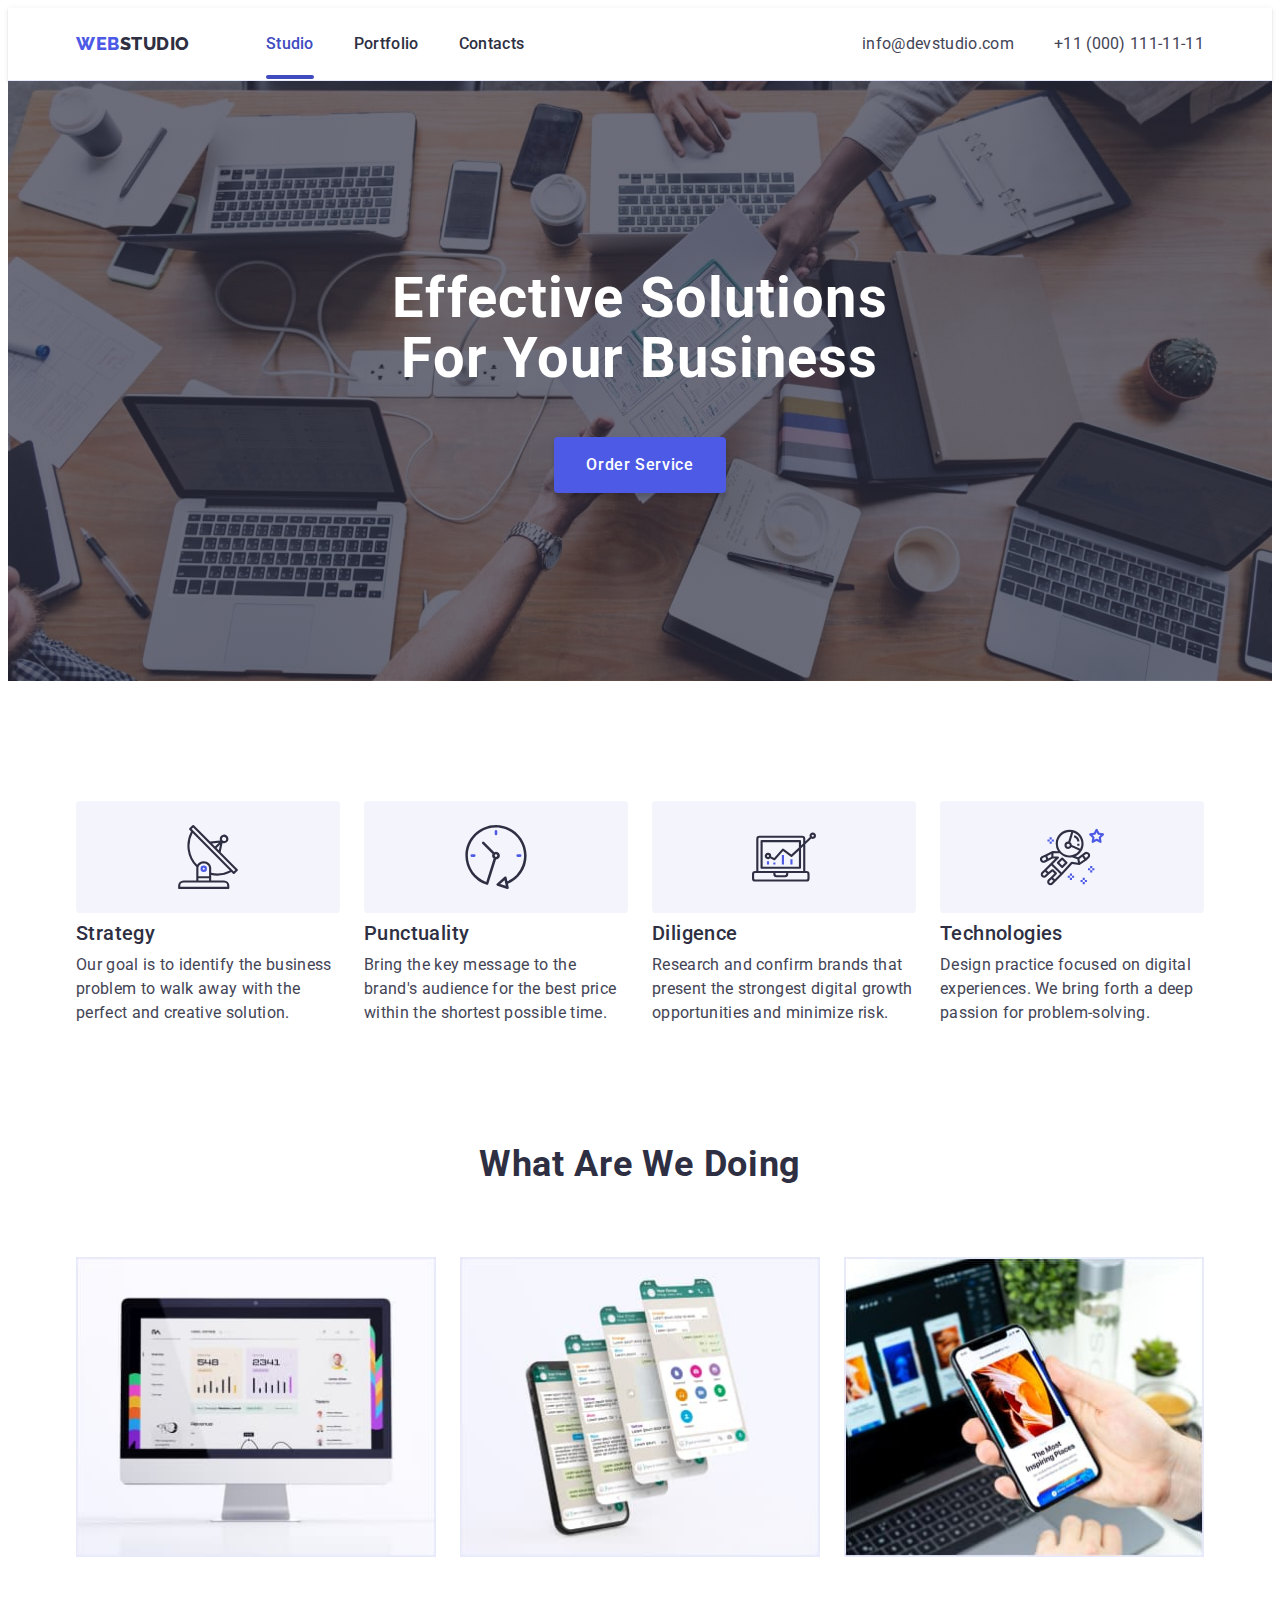
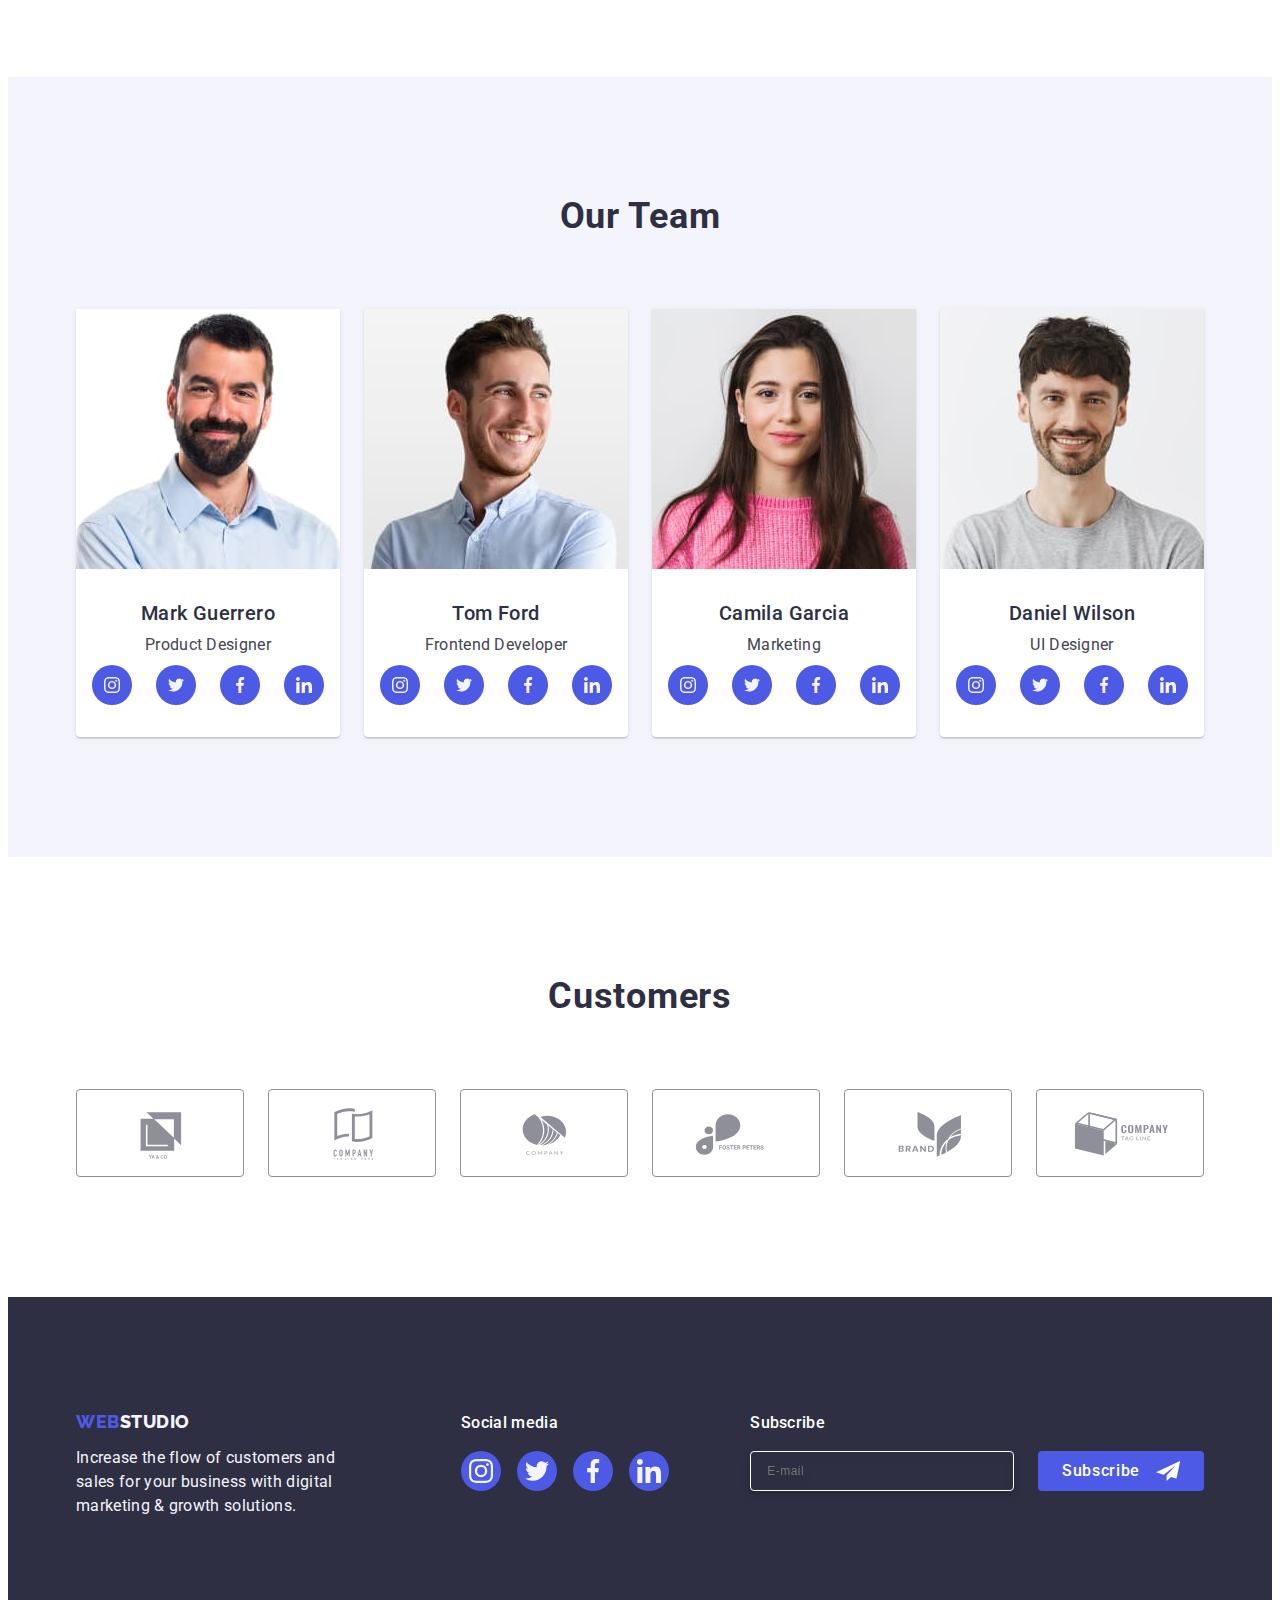
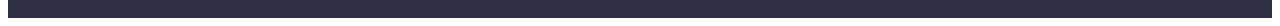
<file: index.html>
<!DOCTYPE html>
<html lang="en">

<head>
  <meta charset="UTF-8" />
  <meta http-equiv="X-UA-Compatible" content="IE=edge" />
  <meta name="viewport" content="width=device-width, initial-scale=1.0" />
  <title>Studio</title>
  <link rel="stylesheet" href="https://cdnjs.cloudflare.com/ajax/libs/animate.css/4.1.1/animate.min.css"
    integrity="sha512-c42qTSw/wPZ3/5LBzD+Bw5f7bSF2oxou6wEb+I/lqeaKV5FDIfMvvRp772y4jcJLKuGUOpbJMdg/BTl50fJYAw=="
    crossorigin="anonymous" referrerpolicy="no-referrer" />
  <link rel="stylesheet" href="https://cdnjs.cloudflare.com/ajax/libs/modern-normalize/2.0.0/modern-normalize.min.css"
    integrity="sha512-4xo8blKMVCiXpTaLzQSLSw3KFOVPWhm/TRtuPVc4WG6kUgjH6J03IBuG7JZPkcWMxJ5huwaBpOpnwYElP/m6wg=="
    crossorigin="anonymous" referrerpolicy="no-referrer" />
  <link rel="stylesheet" href="./css/mobile.css" />
  <link rel="stylesheet" href="./css/tablet.css" />
  <link rel="stylesheet" href="./css/desktop.css" />
  <link rel="preconnect" href="https://fonts.googleapis.com" />
  <link rel="preconnect" href="https://fonts.gstatic.com" crossorigin />
  <link href="https://fonts.googleapis.com/css2?family=Raleway:wght@800&family=Roboto:wght@400;500;700&display=swap"
    rel="stylesheet" />
</head>

<body>
  <!-- !===============================
      HEADER
  !----------------------------------->
  <header class="header">

    <!-- LIST: Navigation -->
    <nav class="nav container">

      <!-- DIV: Flex container -->
      <div class="nav-header">

        <!-- ITEM: Logo Brand -->
        <a class="header-nav-logo link" href="./index.html" target="_blank" title="WebStudio"><span
            class="logo animate__animated animate__zoomInLeft">Web</span>Studio</a>

        <!-- ITEM: Hamburger Menu _> open btn -->
        <button class="nav-open-btn js-open-menu" type="button" aria-expanded="false" aria-controls="menu-container">
          <svg class="nav-burger-icon" width="32" height="22" aria-label="Mobile menu toggle">
            <use href="./images/icons.svg#icon-burger"></use>
          </svg>
        </button>

      </div>

      <!-- DIV: Navigation -->
      <div class="nav-menu-container js-menu-container" id="menu-container">

        <!-- ITEM: Hamburger Menu _> close btn -->
        <button class="nav-close-btn js-close-menu" type="button" aria-expanded="false" aria-controls="menu-container">
          <svg class="nav-close-icon" width="8" height="8">
            <use href="./images/icons.svg#icon-close-btn"></use>
          </svg>
        </button>

        <!-- DIV: Wrapper -->
        <div class="nav-wrap">

          <!-- LIST: Pagination list -->
          <ul class="nav-list list">
            <!-- ITEM -->
            <li class="nav-item">
              <a class="nav-link link current" href="./index.html" target="blank" title="Studio">Studio</a>
            </li>
            <!-- ITEM -->
            <li class="nav-item">
              <a class="nav-link link" href="./portfolio.html" target="_blank" title="Portfolio">Portfolio</a>
            </li>
            <!-- ITEM -->
            <li class="nav-item">
              <a class="nav-link link" href="./contacts.html" target="_blank" title="Contacts">Contacts</a>
            </li>
          </ul>

          <address class="address">
            <!-- LIST: Address -->
            <ul class="address-list list">
              <!-- ITEM -->
              <li class="address-item">
                <a class="address-link link" href="mailto:info@devstudio.com" title="Email">info@devstudio.com</a>
              </li>
              <!-- ITEM -->
              <li class="address-item">
                <a class="address-link link" href="tel:+380XXXXXXXXX" title="Phone number">
                  +11 (000) 111-11-11</a>
              </li>
            </ul>
          </address>

          <!-- LIST: Social Icons list  -->
          <ul class="nav-soc-list list">
            <!-- ITEM: Social Icon link -->
            <li class="nav-soc-item">
              <a href="" class="nav-soc-link link" target="_blank" rel="noopener noreferrer nofollow">
                <svg class="nav-soc-icon" width="24" height="24">
                  <use href="./images/icons.svg#icon-instagram"></use>
                </svg>
              </a>
            </li>
            <!-- ITEM: Social Icon link -->
            <li class="nav-soc-item">
              <a href="" class="nav-soc-link link" target="_blank" rel="noopener noreferrer nofollow">
                <svg class="nav-soc-icon" width="24" height="24">
                  <use href="./images/icons.svg#icon-twitter"></use>
                </svg>
              </a>
            </li>
            <!-- ITEM: Social Icon link -->
            <li class="nav-soc-item">
              <a href="" class="nav-soc-link link" target="_blank" rel="noopener noreferrer nofollow">
                <svg class="nav-soc-icon" width="24" height="24">
                  <use href="./images/icons.svg#icon-facebook"></use>
                </svg>
              </a>
            </li>
            <!-- ITEM: Social Icon link -->
            <li class="nav-soc-item">
              <a href="" class="nav-soc-link link" target="_blank" rel="noopener noreferrer nofollow">
                <svg class="nav-soc-icon" width="24" height="24">
                  <use href="./images/icons.svg#icon-linkedin"></use>
                </svg>
              </a>
            </li>
          </ul>

        </div>
      </div>
    </nav>
  </header>

  <!-- !===============================
      MAIN
  !----------------------------------->
  <main class="main">

    <!-- SECTION: Hero -->
    <section class="section hero">

      <!-- DIV: Flex container  -->
      <div class="container hero-container">

        <!-- ? Hero bar -lg -->
        <h1 class="hero-title">Effective Solutions for Your Business</h1>
        <button class="hero-btn btn open-modal" type="button" data-modal-open>
          Order Service
        </button>
      </div>
    </section>

    <!-- SECTION: Features -->
    <section class="section features">

      <!-- DIV: Flex container -->
      <div class="container">
        <h2 class="features-title visually-hidden">Features</h2>

        <!-- LIST: Feature list -->
        <ul class="features-list list">

          <!-- ITEM: Features desc -->
          <li class="features-item">
            <div class="features-item-img">
              <svg class="features-item-icon" width="64" height="64">
                <use href="./images/icons.svg#icon-antenna"></use>
              </svg>
            </div>
            <h3 class="features-item-title">Strategy</h3>
            <p class="features-item-text">
              Our goal is to identify the business problem to walk away with
              the perfect and creative solution.
            </p>
          </li>

          <!-- ITEM: Features desc -->
          <li class="features-item">
            <div class="features-item-img">
              <svg class="features-item-icon" width="64" height="64">
                <use href="./images/icons.svg#icon-clock"></use>
              </svg>
            </div>
            <h3 class="features-item-title">Punctuality</h3>
            <p class="features-item-text">
              Bring the key message to the brand's audience for the best price
              within the shortest possible time.
            </p>
          </li>

          <!-- ITEM: Features desc -->
          <li class="features-item">
            <div class="features-item-img">
              <svg class="features-item-icon" width="64" height="64">
                <use href="./images/icons.svg#icon-diagram"></use>
              </svg>
            </div>
            <h3 class="features-item-title">Diligence</h3>
            <p class="features-item-text">
              Research and confirm brands that present the strongest digital
              growth opportunities and minimize risk.
            </p>
          </li>

          <!-- ITEM: Features desc -->
          <li class="features-item">
            <div class="features-item-img">
              <svg class="features-item-icon" width="64" height="64">
                <use href="./images/icons.svg#icon-astronaut"></use>
              </svg>
            </div>
            <h3 class="features-item-title">Technologies</h3>
            <p class="features-item-text">
              Design practice focused on digital experiences. We bring forth a
              deep passion for problem-solving.
            </p>
          </li>
        </ul>
      </div>
    </section>

    <!-- SECTION: About -->
    <section class="section about">

      <!-- DIV: Flex container -->
      <div class="container about-container">
        <h2 class="about-title">What are we doing</h2>

        <!-- LIST: About list  -->
        <ul class="about-list list">

          <!-- ITEM: About item -->
          <li class="about-item">
            <img class="about-item-img"
              srcset="./images/studio/img@1x/gadgets-gallery-1@1x.jpg 1x, ./images/studio/img@2x/gadgets-gallery-1@2x.jpg 2x"
              src="./images/studio/img@1x/gadgets-gallery-1@1x.jpg" alt="Apple iMac" width="360" height="300" />
          </li>

          <!-- ITEM: About item -->
          <li class="about-item">
            <img class="about-item-img"
              srcset="./images/studio/img@1x/gadgets-gallery-2@1x.jpg 1x, ./images/studio/img@2x/gadgets-gallery-2@2x.jpg 2x"
              src="./images/studio/img@1x/gadgets-gallery-2@1x.jpg" alt="Opened messanger on smartphone" width="360"
              height="300" />
          </li>

          <!-- ITEM: About item -->
          <li class="about-item">
            <img class="about-item-img"
              srcset="./images/studio/img@1x/gadgets-gallery-3@1x.jpg 1x, ./images/studio/img@2x/gadgets-gallery-3@2x.jpg 2x"
              src="./images/studio/img@1x/gadgets-gallery-3@1x.jpg" alt="Opened webpage on smatrphone" width="360"
              height="300" />
          </li>
        </ul>
      </div>
    </section>

    <!-- SECTION: Team -->
    <section class="section team">

      <!-- DIV: Flex container -->
      <div class="container team-container">
        <h2 class="team-title">Our Team</h2>

        <!-- LIST: Team list  -->
        <ul class="team-list list">

          <!-- ITEM: Team item -->
          <li class="team-item">
            <img class="team-item-img"
              srcset="./images/studio/img@1x/team-card-1@1x.jpg 1x, ./images/studio/img@2x/team-card-1@2x.jpg 2x"
              src="./images/studio/img@1x/team-card-1@1x.jpg" alt="Mark Guerrero - Product Designer" width="264"
              height="260" />

            <!-- DIV Description -->
            <div class="team-item-desc">
              <h3 class="team-item-title">Mark Guerrero</h3>
              <p class="team-item-text">Product Designer</p>

              <!-- LIST: Social Icons list  -->
              <ul class="team-soc-list list">

                <!-- ITEM: Social Icon link -->
                <li class="team-soc-item">
                  <a href="" class="team-soc-link link" target="_blank" rel="noopener noreferrer nofollow">
                    <svg class="team-soc-icon" width="16" height="16">
                      <use href="./images/icons.svg#icon-instagram"></use>
                    </svg>
                  </a>
                </li>

                <!-- ITEM: Social Icon link -->
                <li class="team-soc-item">
                  <a href="" class="team-soc-link link" target="_blank" rel="noopener noreferrer nofollow">
                    <svg class="team-soc-icon" width="16" height="16">
                      <use href="./images/icons.svg#icon-twitter"></use>
                    </svg>
                  </a>
                </li>

                <!-- ITEM: Social Icon link -->
                <li class="team-soc-item">
                  <a href="" class="team-soc-link link" target="_blank" rel="noopener noreferrer nofollow">
                    <svg class="team-soc-icon" width="16" height="16">
                      <use href="./images/icons.svg#icon-facebook"></use>
                    </svg>
                  </a>
                </li>

                <!-- ITEM: Social Icon link -->
                <li class="team-soc-item">
                  <a href="" class="team-soc-link link" target="_blank" rel="noopener noreferrer nofollow">
                    <svg class="team-soc-icon" width="16" height="16">
                      <use href="./images/icons.svg#icon-linkedin"></use>
                    </svg>
                  </a>
                </li>
              </ul>
            </div>
          </li>

          <!-- ITEM: Team item -->
          <li class="team-item">
            <img class="team-item-img"
              srcset="./images/studio/img@1x/team-card-2@1x.jpg 1x, ./images/studio/img@2x/team-card-2@2x.jpg 2x"
              src="./images/studio/img@1x/team-card-2@1x.jpg" alt="Tom Ford - Frontend Developer" width="264"
              height="260" />

            <!-- DIV Description -->
            <div class="team-item-desc">
              <h3 class="team-item-title">Tom Ford</h3>
              <p class="team-item-text">Frontend Developer</p>

              <!-- LIST: Social Icons list  -->
              <ul class="team-soc-list list">

                <!-- ITEM: Social Icon link -->
                <li class="team-soc-item">
                  <a href="" class="team-soc-link link" target="_blank" rel="noopener noreferrer nofollow">
                    <svg class="team-soc-icon" width="16" height="16">
                      <use href="./images/icons.svg#icon-instagram"></use>
                    </svg>
                  </a>
                </li>

                <!-- ITEM: Social Icon link -->
                <li class="team-soc-item">
                  <a href="" class="team-soc-link link" target="_blank" rel="noopener noreferrer nofollow">
                    <svg class="team-soc-icon" width="16" height="16">
                      <use href="./images/icons.svg#icon-twitter"></use>
                    </svg>
                  </a>
                </li>

                <!-- ITEM: Social Icon link -->
                <li class="team-soc-item">
                  <a href="" class="team-soc-link link" target="_blank" rel="noopener noreferrer nofollow">
                    <svg class="team-soc-icon" width="16" height="16">
                      <use href="./images/icons.svg#icon-facebook"></use>
                    </svg>
                  </a>
                </li>

                <!-- ITEM: Social Icon link -->
                <li class="team-soc-item">
                  <a href="" class="team-soc-link link" target="_blank" rel="noopener noreferrer nofollow">
                    <svg class="team-soc-icon" width="16" height="16">
                      <use href="./images/icons.svg#icon-linkedin"></use>
                    </svg>
                  </a>
                </li>
              </ul>
            </div>
          </li>

          <!-- ITEM: Team item -->
          <li class="team-item">
            <img class="team-item-img"
              srcset="./images/studio/img@1x/team-card-3@1x.jpg 1x, ./images/studio/img@2x/team-card-3@2x.jpg 2x"
              src="./images/studio/img@1x/team-card-3@1x.jpg" alt="Camila Garcia - Marketing" width="264"
              height="260" />

            <!-- DIV Description -->
            <div class="team-item-desc">
              <h3 class="team-item-title">Camila Garcia</h3>
              <p class="team-item-text">Marketing</p>

              <!-- LIST: Social Icons list  -->
              <ul class="team-soc-list list">

                <!-- ITEM: Social Icon link -->
                <li class="team-soc-item">
                  <a href="" class="team-soc-link link" target="_blank" rel="noopener noreferrer nofollow">
                    <svg class="team-soc-icon" width="16" height="16">
                      <use href="./images/icons.svg#icon-instagram"></use>
                    </svg>
                  </a>
                </li>

                <!-- ITEM: Social Icon link -->
                <li class="team-soc-item">
                  <a href="" class="team-soc-link link" target="_blank" rel="noopener noreferrer nofollow">
                    <svg class="team-soc-icon" width="16" height="16">
                      <use href="./images/icons.svg#icon-twitter"></use>
                    </svg>
                  </a>
                </li>

                <!-- ITEM: Social Icon link -->
                <li class="team-soc-item">
                  <a href="" class="team-soc-link link" target="_blank" rel="noopener noreferrer nofollow">
                    <svg class="team-soc-icon" width="16" height="16">
                      <use href="./images/icons.svg#icon-facebook"></use>
                    </svg>
                  </a>
                </li>

                <!-- ITEM: Social Icon link -->
                <li class="team-soc-item">
                  <a href="" class="team-soc-link link" target="_blank" rel="noopener noreferrer nofollow">
                    <svg class="team-soc-icon" width="16" height="16">
                      <use href="./images/icons.svg#icon-linkedin"></use>
                    </svg>
                  </a>
                </li>
              </ul>
            </div>
          </li>

          <!-- ITEM: Team item -->
          <li class="team-item">
            <img class="team-item-img"
              srcset="./images/studio/img@1x/team-card-4@1x.jpg 1x, ./images/studio/img@2x/team-card-4@2x.jpg 2x"
              src="./images/studio/img@1x/team-card-4@1x.jpg" alt="Daniel Wilson - UI Designer" width="264"
              height="260" />

            <!-- DIV Description -->
            <div class="team-item-desc">
              <h3 class="team-item-title">Daniel Wilson</h3>
              <p class="team-item-text">UI Designer</p>

              <!-- LIST: Social Icons list  -->
              <ul class="team-soc-list list">

                <!-- ITEM: Social Icon link -->
                <li class="team-soc-item">
                  <a href="" class="team-soc-link link" target="_blank" rel="noopener noreferrer nofollow">
                    <svg class="team-soc-icon" width="16" height="16">
                      <use href="./images/icons.svg#icon-instagram"></use>
                    </svg>
                  </a>
                </li>

                <!-- ITEM: Social Icon link -->
                <li class="team-soc-item">
                  <a href="" class="team-soc-link link" target="_blank" rel="noopener noreferrer nofollow">
                    <svg class="team-soc-icon" width="16" height="16">
                      <use href="./images/icons.svg#icon-twitter"></use>
                    </svg>
                  </a>
                </li>

                <!-- ITEM: Social Icon link -->
                <li class="team-soc-item">
                  <a href="" class="team-soc-link link" target="_blank" rel="noopener noreferrer nofollow">
                    <svg class="team-soc-icon" width="16" height="16">
                      <use href="./images/icons.svg#icon-facebook"></use>
                    </svg>
                  </a>
                </li>

                <!-- ITEM: Social Icon link -->
                <li class="team-soc-item">
                  <a href="" class="team-soc-link link" target="_blank" rel="noopener noreferrer nofollow">
                    <svg class="team-soc-icon" width="16" height="16">
                      <use href="./images/icons.svg#icon-linkedin"></use>
                    </svg>
                  </a>
                </li>
              </ul>
            </div>
          </li>
        </ul>
      </div>
    </section>

    <!-- SECTION: Customers -->
    <section class="section customers">

      <!-- DIV: Flex container -->
      <div class="container customers-container">
        <h2 class="customers-title">Customers</h2>

        <!-- LIST: Customers list  -->
        <ul class="customers-list list">

          <!-- ITEM: Customers item -->
          <li class="customers-item">
            <a href="" class="customers-link link" target="blank" rel="noopener noreferrer nofollow">
              <svg class="customers-link-icon" width="104" height="56">
                <use href="./images/icons.svg#icon-logo-1"></use>
              </svg>
            </a>
          </li>
          <!-- ITEM: Customers item -->
          <li class="customers-item">
            <a href="" class="customers-link link" target="blank" rel="noopener noreferrer nofollow">
              <svg class="customers-link-icon" width="104" height="56">
                <use href="./images/icons.svg#icon-logo-2"></use>
              </svg>
            </a>
          </li>

          <!-- ITEM: Customers item -->
          <li class="customers-item">
            <a href="" class="customers-link link" target="blank" rel="noopener noreferrer nofollow">
              <svg class="customers-link-icon" width="104" height="56">
                <use href="./images/icons.svg#icon-logo-3"></use>
              </svg>
            </a>
          </li>
          <!-- ITEM: Customers item -->
          <li class="customers-item">
            <a href="" class="customers-link link" target="blank" rel="noopener noreferrer nofollow">
              <svg class="customers-link-icon" width="104" height="56">
                <use href="./images/icons.svg#icon-logo-4"></use>
              </svg>
            </a>
          </li>

          <!-- ITEM: Customers item -->
          <li class="customers-item">
            <a href="" class="customers-link link" target="blank" rel="noopener noreferrer nofollow">
              <svg class="customers-link-icon" width="104" height="56">
                <use href="./images/icons.svg#icon-logo-5"></use>
              </svg>
            </a>
          </li>
          <!-- ITEM: Customers item -->
          <li class="customers-item">
            <a href="" class="customers-link link" target="blank" rel="noopener noreferrer nofollow">
              <svg class="customers-link-icon" width="104" height="56">
                <use href="./images/icons.svg#icon-logo-6"></use>
              </svg>
            </a>
          </li>

        </ul>
      </div>
    </section>
  </main>

  <!-- !===============================
      FOOTER
  !----------------------------------->
  <footer class="footer">

    <!-- DIV: Flex container -->

    <div class="footer-container container">

      <!-- ITEMS: Footer logo & slogan -->
      <div class="footer-slogan">

        <a class="footer-slogan-logo link" href="./index.html" target="_blank" title="WebStudio">
          <span class="logo">Web</span>Studio
        </a>

        <p class="footer-slogan-text">
          Increase the flow of customers and sales for your business with
          digital marketing & growth solutions.
        </p>
      </div>

      <!-- DIV Footer socials -->
      <div class="footer-socials">

        <p class="footer-socials-text">Social media</p>

        <!-- LIST: Social Icons list  -->
        <ul class="footer-socials-list list">

          <!-- ITEM: Social Icon link -->
          <li class="footer-socials-item">
            <a href="" class="footer-socials-link link" target="_blank" rel="noopener noreferrer nofollow">
              <svg class="footer-socials-icon" width="24" height="24">
                <use href="./images/icons.svg#icon-instagram"></use>
              </svg>
            </a>
          </li>

          <!-- ITEM: Social Icon link -->
          <li class="footer-socials-item">
            <a href="" class="footer-socials-link link" target="_blank" rel="noopener noreferrer nofollow">
              <svg class="footer-socials-icon" width="24" height="24">
                <use href="./images/icons.svg#icon-twitter"></use>
              </svg>
            </a>
          </li>

          <!-- ITEM: Social Icon link -->
          <li class="footer-socials-item">
            <a href="" class="footer-socials-link link" target="_blank" rel="noopener noreferrer nofollow">
              <svg class="footer-socials-icon" width="24" height="24">
                <use href="./images/icons.svg#icon-facebook"></use>
              </svg>
            </a>
          </li>

          <!-- ITEM: Social Icon link -->
          <li class="footer-socials-item">
            <a href="" class="footer-socials-link link" target="_blank" rel="noopener noreferrer nofollow">
              <svg class="footer-socials-icon" width="24" height="24">
                <use href="./images/icons.svg#icon-linkedin"></use>
              </svg>
            </a>
          </li>
        </ul>
      </div>

      <!-- FORM Footer-->
      <div class="footer-form-container">

        <p class="footer-form-text">Subscribe</p>

        <form class="footer-form" action="#" method="post">

          <label class="footer-form-label" for="e-mail">
            <input class="footer-form-input" type="email" name="user-email" id="e-mail" placeholder="E-mail">
          </label>

          <button class="footer-form-btn btn" type="submit">
            Subscribe
            <svg class="footer-form-icon" width="24" height="24">
              <use href="./images/icons.svg#icon-send"></use>
            </svg>
          </button>

        </form>

      </div>
    </div>
  </footer>

  <!-- ?===============================
        MODAL
    ?----------------------------------->
  <div class="backdrop is-hidden" data-modal>

    <!-- DIV: Modal box -->
    <div class="modal-box">
      <button type="button" class="modal-close-btn" data-modal-close>
        <svg class="close-btn-icon" width="8" height="8">
          <use href="./images/icons.svg#icon-close-btn"></use>
        </svg>
      </button>

      <p class="modal-title-text">
        Leave your contacts and we will call you back
      </p>

      <!-- FORM Modal-->
      <form class="modal-form" action="#" method="post">

        <!-- DIV: Form field -->
        <div class="modal-form-field">
          <label class="modal-form-label" for="user-name">Name</label>
          <div class="modal-form-item">
            <input class="modal-form-input" type="text" name="user-name" id="user-name" required />
            <svg class="modal-form-icon" width="18" height="24">
              <use href="./images/icons.svg#icon-name"></use>
            </svg>
          </div>
        </div>

        <!-- DIV: Form field -->
        <div class="modal-form-field">
          <label class="modal-form-label" for="phone">Phone</label>
          <div class="modal-form-item">
            <input class="modal-form-input" type="tel" name="user-phone" id="phone"
              pattern="+38-[0-9]{3}-[0-9]{3}-[0-9]{2}-[0-9]{2}" placeholder="+38-0XX-XXX-XX-XX" required />
            <svg class="modal-form-icon" width="18" height="24">
              <use href="./images/icons.svg#icon-phone"></use>
            </svg>
          </div>
        </div>

        <!-- DIV: Form field -->
        <div class="modal-form-field">
          <label class="modal-form-label" for="mail">Email</label>
          <div class="modal-form-item">
            <input class="modal-form-input" type="email" name="user-email" id="mail" required />
            <svg class="modal-form-icon" width="18" height="24">
              <use href="./images/icons.svg#icon-email"></use>
            </svg>
          </div>
        </div>

        <!-- DIV: Form field -->
        <div class="modal-form-field">
          <label class="modal-form-label" for="user-comment">Comment</label>
          <textarea class="modal-form-textarea" name="user-comment" id="user-comment"
            placeholder="Text input"></textarea>
        </div>

        <!-- DIV: Form field -->
        <div class="modal-form-field">
          <input class="modal-form-input visually-hidden" type="checkbox" name="user-privacy" id="user-privacy"
            value="true" required />
          <label class="modal-form-label" for="user-privacy">
            <span class="modal-form-checkbox">
              <svg class="modal-form-icon" width="10" height="8">
                <use href="./images/icons.svg#icon-check-mark"></use>
              </svg>
            </span>I accept the terms and conditions of the <a href="" class="modal-form-link link">Privacy Policy</a>
          </label>
        </div>

        <button class="modal-form-btn btn" type="submit">Send</button>
      </form>
    </div>
  </div>

  <script src="./js/mobile-menu.js"></script>
  <script src="./js/modal.js"></script>
</body>

</html>
</file>
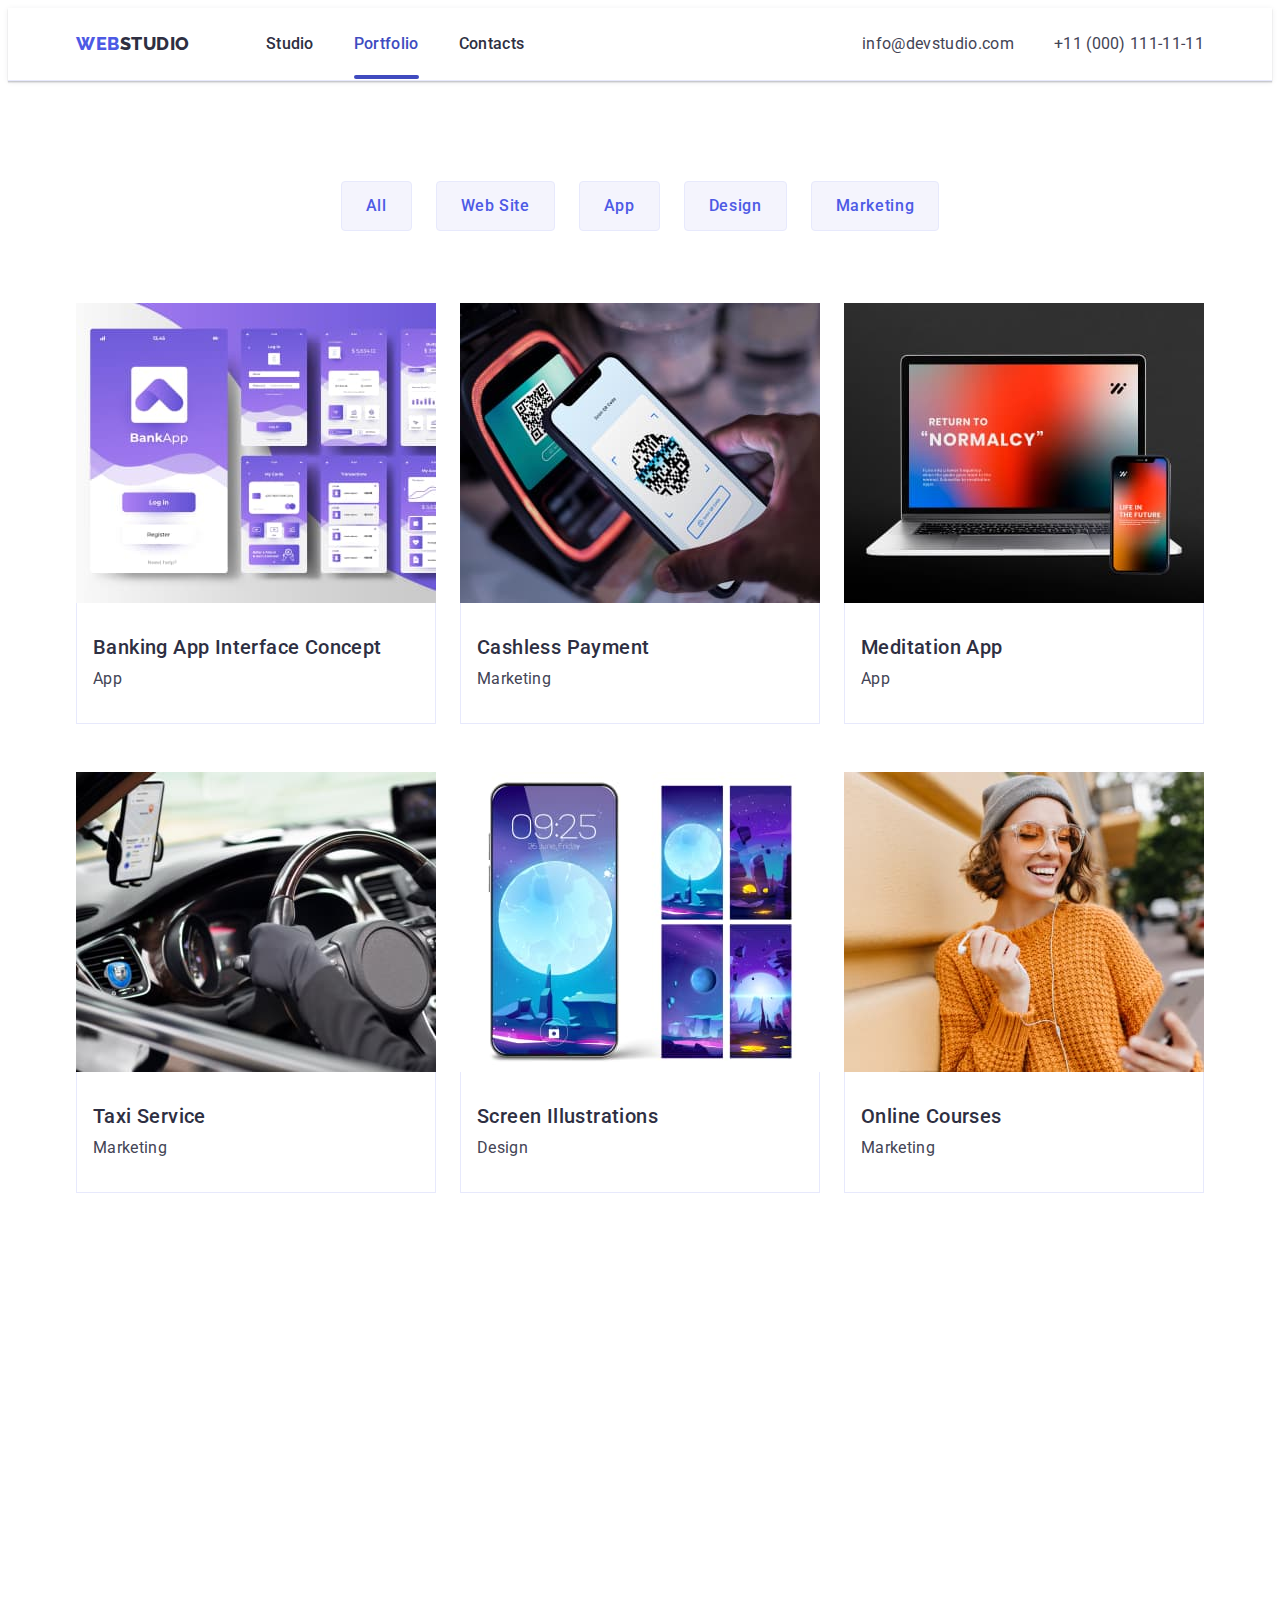
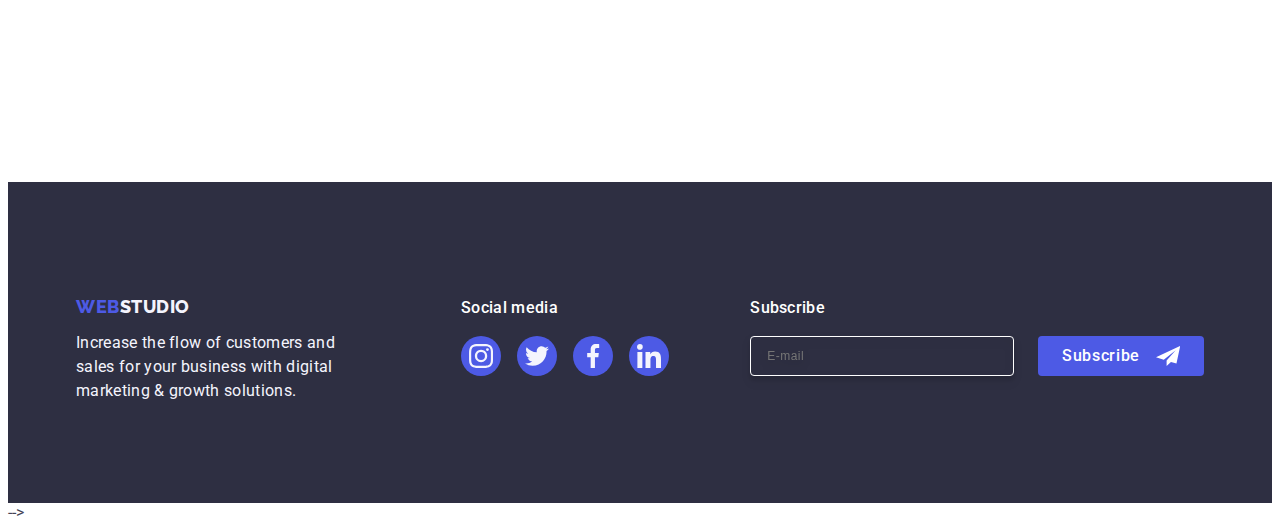
<file: portfolio.html>
<!DOCTYPE html>
<html lang="en">

<head>
    <meta charset="UTF-8">
    <meta http-equiv="X-UA-Compatible" content="IE=edge">
    <meta name="viewport" content="width=device-width, initial-scale=1.0">
    <title>Portfolio</title>
    <link rel="stylesheet" href="https://cdnjs.cloudflare.com/ajax/libs/animate.css/4.1.1/animate.min.css"
        integrity="sha512-c42qTSw/wPZ3/5LBzD+Bw5f7bSF2oxou6wEb+I/lqeaKV5FDIfMvvRp772y4jcJLKuGUOpbJMdg/BTl50fJYAw=="
        crossorigin="anonymous" referrerpolicy="no-referrer" />
    <link rel="stylesheet" href="https://cdnjs.cloudflare.com/ajax/libs/modern-normalize/2.0.0/modern-normalize.min.css"
        integrity="sha512-4xo8blKMVCiXpTaLzQSLSw3KFOVPWhm/TRtuPVc4WG6kUgjH6J03IBuG7JZPkcWMxJ5huwaBpOpnwYElP/m6wg=="
        crossorigin="anonymous" referrerpolicy="no-referrer" />
    <link rel="stylesheet" href="./css/mobile.css" />
    <link rel="stylesheet" href="./css/tablet.css" />
    <link rel="stylesheet" href="./css/desktop.css" />
    <link rel="preconnect" href="https://fonts.googleapis.com">
    <link rel="preconnect" href="https://fonts.gstatic.com" crossorigin>
    <link href="https://fonts.googleapis.com/css2?family=Raleway:wght@800&family=Roboto:wght@400;500;700&display=swap"
        rel="stylesheet">
    <link rel="stylesheet" href="https://unpkg.com/aos@next/dist/aos.css" />
</head>

<body>

    <!-- !=============================== 
        HEADER
    !----------------------------------->
    <header class="header">

        <!-- LIST: Navigation -->
        <nav class="nav container">

            <!-- DIV: Flex container -->
            <div class="nav-header">

                <!-- ITEM: Logo Brand -->
                <a class="header-nav-logo link" href="./index.html" target="_blank" title="WebStudio"><span
                        class="logo animate__animated animate__zoomInLeft">Web</span>Studio</a>

                <!-- ITEM: Hamburger Menu _> open btn -->
                <button class="nav-open-btn js-open-menu" type="button" aria-expanded="false"
                    aria-controls="menu-container">
                    <svg class="nav-burger-icon" width="32" height="22" aria-label="Mobile menu toggle">
                        <use href="./images/icons.svg#icon-burger"></use>
                    </svg>
                </button>

            </div>

            <!-- DIV: Navigation -->
            <div class="nav-menu-container js-menu-container" id="menu-container">

                <!-- ITEM: Hamburger Menu _> close btn -->
                <button class="nav-close-btn js-close-menu" type="button" aria-expanded="false"
                    aria-controls="menu-container">
                    <svg class="nav-close-icon" width="8" height="8">
                        <use href="./images/icons.svg#icon-close-btn"></use>
                    </svg>
                </button>

                <!-- DIV: Wrapper -->
                <div class="nav-wrap">

                    <!-- LIST: Pagination list -->
                    <ul class="nav-list list">
                        <!-- ITEM -->
                        <li class="nav-item">
                            <a class="nav-link link" href="./index.html" target="blank" title="Studio">Studio</a>
                        </li>
                        <!-- ITEM -->
                        <li class="nav-item">
                            <a class="nav-link link current" href="./portfolio.html" target="_blank"
                                title="Portfolio">Portfolio</a>
                        </li>
                        <!-- ITEM -->
                        <li class="nav-item">
                            <a class="nav-link link" href="./contacts.html" target="_blank"
                                title="Contacts">Contacts</a>
                        </li>
                    </ul>

                    <address class="address">
                        <!-- LIST: Address -->
                        <ul class="address-list list">
                            <!-- ITEM -->
                            <li class="address-item">
                                <a class="address-link link" href="mailto:info@devstudio.com"
                                    title="Email">info@devstudio.com</a>
                            </li>
                            <!-- ITEM -->
                            <li class="address-item">
                                <a class="address-link link" href="tel:+380XXXXXXXXX" title="Phone number">
                                    +11 (000) 111-11-11</a>
                            </li>
                        </ul>
                    </address>

                    <!-- LIST: Social Icons list  -->
                    <ul class="nav-soc-list list">
                        <!-- ITEM: Social Icon link -->
                        <li class="nav-soc-item">
                            <a href="" class="nav-soc-link link" target="_blank" rel="noopener noreferrer nofollow">
                                <svg class="nav-soc-icon" width="24" height="24">
                                    <use href="./images/icons.svg#icon-instagram"></use>
                                </svg>
                            </a>
                        </li>
                        <!-- ITEM: Social Icon link -->
                        <li class="nav-soc-item">
                            <a href="" class="nav-soc-link link" target="_blank" rel="noopener noreferrer nofollow">
                                <svg class="nav-soc-icon" width="24" height="24">
                                    <use href="./images/icons.svg#icon-twitter"></use>
                                </svg>
                            </a>
                        </li>
                        <!-- ITEM: Social Icon link -->
                        <li class="nav-soc-item">
                            <a href="" class="nav-soc-link link" target="_blank" rel="noopener noreferrer nofollow">
                                <svg class="nav-soc-icon" width="24" height="24">
                                    <use href="./images/icons.svg#icon-facebook"></use>
                                </svg>
                            </a>
                        </li>
                        <!-- ITEM: Social Icon link -->
                        <li class="nav-soc-item">
                            <a href="" class="nav-soc-link link" target="_blank" rel="noopener noreferrer nofollow">
                                <svg class="nav-soc-icon" width="24" height="24">
                                    <use href="./images/icons.svg#icon-linkedin"></use>
                                </svg>
                            </a>
                        </li>
                    </ul>

                </div>
            </div>
        </nav>
    </header>

    <!-- !===============================
        MAIN
    !----------------------------------->
    <main class="main">

        <!-- SECTION: Projects -->
        <section class="section projects">

            <!-- DIV: Flex container -->
            <div class="projects-container container">

                <h1 class="projects-title visually-hidden">Projects</h1>

                <!-- LIST: Buttons list -->
                <ul class="projects-btn-list list">

                    <!-- ITEM: Button -->
                    <li class="projects-item-btn">
                        <button class="projects-btn btn" type="button"><span>All</span></button>
                    </li>

                    <!-- ITEM: Button -->
                    <li class="projects-item-btn">
                        <button class="projects-btn btn" type="button"><span>Web Site</span></button>
                    </li>

                    <!-- ITEM: Button -->
                    <li class="projects-item-btn">
                        <button class="projects-btn btn" type="button"><span>App</span></button>
                    </li>

                    <!-- ITEM: Button -->
                    <li class="projects-item-btn">
                        <button class="projects-btn btn" type="button"><span>Design</span></button>
                    </li>

                    <!-- ITEM: Button -->
                    <li class="projects-item-btn">
                        <button class="projects-btn btn" type="button"><span>Marketing</span></button>
                    </li>
                </ul>

                <!-- LIST: Cards list -->
                <ul class="projects-list list">

                    <!-- ITEM: Card -->
                    <li class="projects-list-item" data-aos="zoom-in">
                        <a class="projects-item-link link" href="">
                            <div class="projects-cover-wrap">
                                <img class="projects-cover-img"
                                    srcset="./images/porfolio/img@1x/portfolio-1@1x.jpg 1x, ./images/porfolio/img@2x/portfolio-1@2x.jpg 2x"
                                    src="./images/porfolio/img@1x/portfolio-1@1x.jpg" alt="Examples of app pages"
                                    width="360" height="360">
                                <p class="projects-cover-text">14 Stylish and User-Friendly App Design Concepts ·
                                    Task
                                    Manager App · Calorie Tracker App · Exotic Fruit Ecommerce App · Cloud Storage
                                    App
                                </p>
                            </div>
                            <div class="projects-item-desc">
                                <h2 class="projects-item-title">Banking App Interface Concept</h2>
                                <p class="projects-item-text item-text">App</p>
                            </div>
                        </a>
                    </li>

                    <!-- ITEM: Card -->
                    <li class="projects-list-item" data-aos="zoom-in">
                        <a class="projects-item-link link" href="">
                            <div class="projects-cover-wrap">
                                <img class="projects-cover-img"
                                    srcset="./images/porfolio/img@1x/portfolio-2@1x.jpg 1x, ./images/porfolio/img@2x/portfolio-2@2x.jpg 2x"
                                    src="./images/porfolio/img@1x/portfolio-2@1x.jpg" alt="Smartphone scans the QR-code"
                                    width="360" height="360">
                                <p class="projects-cover-text">14 Stylish and User-Friendly App Design Concepts · Task
                                    Manager App · Calorie Tracker App · Exotic Fruit Ecommerce App · Cloud Storage App
                                </p>
                            </div>
                            <div class="projects-item-desc">
                                <h2 class="projects-item-title">Cashless Payment</h2>
                                <p class="projects-item-text">Marketing</p>
                            </div>
                        </a>
                    </li>

                    <!-- ITEM: Card -->
                    <li class="projects-list-item" data-aos="zoom-in">
                        <a class="projects-item-link link" href="">
                            <div class="projects-cover-wrap">
                                <img class="projects-cover-img"
                                    srcset="./images/porfolio/img@1x/portfolio-3@1x.jpg 1x, ./images/porfolio/img@2x/portfolio-3@2x.jpg 2x"
                                    src="./images/porfolio/img@1x/portfolio-3@1x.jpg"
                                    alt="Laptop and smartphone in the front" width="360" height="360">
                                <p class="projects-cover-text">14 Stylish and User-Friendly App Design Concepts · Task
                                    Manager App · Calorie Tracker App · Exotic Fruit Ecommerce App · Cloud Storage App
                                </p>
                            </div>
                            <div class="projects-item-desc">
                                <h2 class="projects-item-title">Meditation App</h2>
                                <p class="projects-item-text">App</p>
                            </div>
                        </a>
                    </li>

                    <!-- ITEM: Card -->
                    <li class="projects-list-item" data-aos="zoom-in">
                        <a class="projects-item-link link" href="">
                            <div class="projects-cover-wrap">
                                <img class="projects-cover-img"
                                    srcset="./images/porfolio/img@1x/portfolio-4@1x.jpg 1x, ./images/porfolio/img@2x/portfolio-4@2x.jpg 2x"
                                    src="./images/porfolio/img@1x/portfolio-4@1x.jpg" alt="Man driving a taxi"
                                    width="360" height="360">
                                <p class="projects-cover-text">14 Stylish and User-Friendly App Design Concepts · Task
                                    Manager App · Calorie Tracker App · Exotic Fruit Ecommerce App · Cloud Storage App
                                </p>
                            </div>
                            <div class="projects-item-desc">
                                <h2 class="projects-item-title">Taxi Service</h2>
                                <p class="projects-item-text">Marketing</p>
                            </div>
                        </a>
                    </li>

                    <!-- ITEM: Card -->
                    <li class="projects-list-item" data-aos="zoom-in">
                        <a class="projects-item-link link" href="">
                            <div class="projects-cover-wrap">
                                <img class="projects-cover-img"
                                    srcset="./images/porfolio/img@1x/portfolio-5@1x.jpg 1x, ./images/porfolio/img@2x/portfolio-5@2x.jpg 2x"
                                    src="./images/porfolio/img@1x/portfolio-5@1x.jpg"
                                    alt="Screen Illustrations from smartphone" width="360" height="360">
                                <p class="projects-cover-text">14 Stylish and User-Friendly App Design Concepts · Task
                                    Manager App · Calorie Tracker App · Exotic Fruit Ecommerce App · Cloud Storage App
                                </p>
                            </div>
                            <div class="projects-item-desc">
                                <h2 class="projects-item-title">Screen Illustrations</h2>
                                <p class="projects-item-text">Design</p>
                            </div>
                        </a>
                    </li>

                    <!-- ITEM: Card -->
                    <li class="projects-list-item" data-aos="zoom-in">
                        <a class="projects-item-link link" href="">
                            <div class="projects-cover-wrap">
                                <img class="projects-cover-img"
                                    srcset="./images/porfolio/img@1x/portfolio-6@1x.jpg 1x, ./images/porfolio/img@2x/portfolio-6@2x.jpg 2x"
                                    src="./images/porfolio/img@1x/portfolio-6@1x.jpg" alt="Woman look at the smartphone"
                                    width="360" height="360">
                                <p class="projects-cover-text">14 Stylish and User-Friendly App Design Concepts · Task
                                    Manager App · Calorie Tracker App · Exotic Fruit Ecommerce App · Cloud Storage App
                                </p>
                            </div>
                            <div class="projects-item-desc">
                                <h2 class="projects-item-title">Online Courses</h2>
                                <p class="projects-item-text">Marketing</p>
                            </div>
                        </a>
                    </li>

                    <!-- ITEM: Card -->
                    <li class="projects-list-item" data-aos="zoom-in">
                        <a class="projects-item-link link" href="">
                            <div class="projects-cover-wrap">
                                <img class="projects-cover-img"
                                    srcset="./images/porfolio/img@1x/portfolio-7@1x.jpg 1x, ./images/porfolio/img@2x/portfolio-7@2x.jpg 2x"
                                    src="./images/porfolio/img@1x/portfolio-7@1x.jpg" alt="Instagram stories pages"
                                    width="360" height="360">
                                <p class="projects-cover-text">14 Stylish and User-Friendly App Design Concepts · Task
                                    Manager App · Calorie Tracker App · Exotic Fruit Ecommerce App · Cloud Storage App
                                </p>
                            </div>
                            <div class="projects-item-desc">
                                <h2 class="projects-item-title">Instagram Stories Concept</h2>
                                <p class="projects-item-text">Design</p>
                            </div>
                        </a>
                    </li>

                    <!-- ITEM: Card -->
                    <li class="projects-list-item" data-aos="zoom-in">
                        <a class="projects-item-link link" href="">
                            <div class="projects-cover-wrap">
                                <img class="projects-cover-img"
                                    srcset="./images/porfolio/img@1x/portfolio-8@1x.jpg 1x, ./images/porfolio/img@2x/portfolio-8@2x.jpg 2x"
                                    src="./images/porfolio/img@1x/portfolio-8@1x.jpg"
                                    alt="Woman carries a bag with organic food" width="360" height="360">
                                <p class="projects-cover-text">14 Stylish and User-Friendly App Design Concepts · Task
                                    Manager App · Calorie Tracker App · Exotic Fruit Ecommerce App · Cloud Storage App
                                </p>
                            </div>
                            <div class="projects-item-desc">
                                <h2 class="projects-item-title">Organic Food</h2>
                                <p class="projects-item-text">Web Site</p>
                            </div>
                        </a>
                    </li>

                    <!-- ITEM: Card -->
                    <li class="projects-list-item" data-aos="zoom-in">
                        <a class="projects-item-link link" href="">
                            <div class="projects-cover-wrap">
                                <img class="projects-cover-img"
                                    srcset="./images/porfolio/img@1x/portfolio-9@1x.jpg 1x, ./images/porfolio/img@2x/portfolio-9@2x.jpg 2x"
                                    src="./images/porfolio/img@1x/portfolio-9@1x.jpg"
                                    alt="Barista prepares cup of coffee" width="360" height="360">
                                <p class="projects-cover-text">14 Stylish and User-Friendly App Design Concepts · Task
                                    Manager App · Calorie Tracker App · Exotic Fruit Ecommerce App · Cloud Storage App
                                </p>
                            </div>
                            <div class="projects-item-desc">
                                <h2 class="projects-item-title">Fresh Coffee</h2>
                                <p class="projects-item-text">Web Site</p>
                            </div>
                        </a>
                    </li>
                </ul>
            </div>
        </section>

    </main>

    <!-- !===============================
        FOOTER
    !----------------------------------->
    <footer class="footer">

        <!-- DIV: Flex container -->
        <div class="container footer-container">

            <!-- ITEMS Footer logo & slogan -->
            <div class="footer-slogan">

                <a class="footer-slogan-logo link" href="./index.html" target="_blank" title="WebStudio">
                    <span class="logo">Web</span>Studio
                </a>

                <p class="footer-slogan-text">
                    Increase the flow of customers and sales for your business with
                    digital marketing & growth solutions.
                </p>
            </div>

            <!-- DIV Footer socials -->
            <div class="footer-socials">

                <p class="footer-socials-text">Social media</p>

                <!-- LIST: Social Icons list  -->
                <ul class="footer-socials-list list">

                    <!-- ITEM: Social Icon link -->
                    <li class="footer-socials-item">
                        <a href="" class="footer-socials-link link" target="_blank" rel="noopener noreferrer nofollow">
                            <svg class="footer-socials-icon" width="24" height="24">
                                <use href="./images/icons.svg#icon-instagram"></use>
                            </svg>
                        </a>
                    </li>

                    <!-- ITEM: Social Icon link -->
                    <li class="footer-socials-item">
                        <a href="" class="footer-socials-link link" target="_blank" rel="noopener noreferrer nofollow">
                            <svg class="footer-socials-icon" width="24" height="24">
                                <use href="./images/icons.svg#icon-twitter"></use>
                            </svg>
                        </a>
                    </li>

                    <!-- ITEM: Social Icon link -->
                    <li class="footer-socials-item">
                        <a href="" class="footer-socials-link link" target="_blank" rel="noopener noreferrer nofollow">
                            <svg class="footer-socials-icon" width="24" height="24">
                                <use href="./images/icons.svg#icon-facebook"></use>
                            </svg>
                        </a>
                    </li>

                    <!-- ITEM: Social Icon link -->
                    <li class="footer-socials-item">
                        <a href="" class="footer-socials-link link" target="_blank" rel="noopener noreferrer nofollow">
                            <svg class="footer-socials-icon" width="24" height="24">
                                <use href="./images/icons.svg#icon-linkedin"></use>
                            </svg>
                        </a>
                    </li>
                </ul>
            </div>

            <!-- FORM Footer-->
            <div class="footer-form-container">

                <p class="footer-form-text">Subscribe</p>

                <form class="footer-form" action="#" method="post">

                    <label class="footer-form-label" for="e-mail">
                        <input class="footer-form-input" type="email" name="user-email" id="e-mail"
                            placeholder="E-mail">
                    </label>

                    <button class="footer-form-btn btn" type="submit">
                        Subscribe
                        <svg class="footer-form-icon" width="24" height="24">
                            <use href="./images/icons.svg#icon-send"></use>
                        </svg>
                    </button>

                </form>

            </div>
        </div>
    </footer>

    <script src="./js/mobile-menu.js"></script>
    <script src="https://unpkg.com/aos@next/dist/aos.js"></script> -->
    <script>
        AOS.init({
            disable: false,
            mirror: true
        });
    </script>
</body>

</html>
</file>
<file: css/mobile.css>
:root {

    /*  ? +++++++++++++++++++++++++++++
         ! CUSTOM PROPERTIES
   ? ++++++++++++++++++++++++++++ */

    /* ! logo color  */
    --c-brand-logo: #4d5ae5;

    /** transition values */
    --t-cubic-bezier: cubic-bezier(0.4, 0, 0.2, 1);

    /** headings, text & link colors  */
    --c-body-text: #434455;
    --c-header-text: #2e2f42;
    --c-footer-slogan-text: #f4f4fd;
    --c-main-titles: #fff;
    --c-headings: #2e2f42;
    --c-links: #2e2f42;
    --c-links-hov: #404bbf;
    --c-nav-soc-link: #fff;
    --c-nav-soc-icon: #f4f4fd;
    --c-team-soc-link: #fff;
    --c-team-soc-icon: #f4f4fd;
    --c-footer-soc-link: #f4f4fd;
    --c-customers-link: #8e8f99;
    --c-customers-link-hov: #404bbf;
    --c-projects-cover-text: #f4f4fd;
    --c-footer-form-input: #fff;
    --c-modal-form-label: #8e8f99;
    --c-modal-form-textarea: rgba(46, 47, 66, 0.4);
    --c-modal-form-link: #4d5ae5;
    --c-nav-tel-link: #4d5ae5;
    --c-nav-mail-link: #434455;

    /** backgroud colors  */
    --c-backdrop-bg: rgba(46, 47, 66, 0.4);
    --c-modal-box-bg: #fcfcfc;
    --c-nav-menu-container-bg: #fff;
    --c-nav-soc-link-bg: #4d5ae5;
    --c-nav-soc-link-bg-hov: #31d0aa;
    --c-hero-bg: #2e2f42;
    --c-footer-bg: #2e2f42;
    --c-features-item-img-bg: #f4f4fd;
    --c-team-bg: #f4f4fd;
    --c-team-item-bg: #fff;
    --c-team-item-link-bg-hov: #404bbf;
    --c-team-soc-link-bg: #4d5ae5;
    --c-footer-soc-link-bg: #4d5ae5;
    --c-footer-soc-link-bg-hov: #31d0aa;
    --c-portfolio-projects-item-bg: #fff;
    --c-projects-cover-text-bg: #4d5ae5;
    --c-modal-form-checkbox-bg: #404bbf;

    /** button colors : text, bg & borders */
    --c-nav-close-btn-bg: #e7e9fc;
    --c-nav-close-btn-bg-hov: #404bbf;
    --c-nav-close-icon-hov: #fff;
    --c-close-btn-icon: #2e2f42;
    --c-close-btn-icon-hov: #fff;
    --c-modal-close-btn-bg: #e7e9fc;
    --c-modal-close-btn-bg-hov: #404bbf;
    --c-main-btn-font: #fff;
    --c-studio-btn-bg: #4d5ae5;
    --c-studio-btn-bg-hov: #404bbf;
    --c-portfolio-btn-font: #4d5ae5;
    --c-portfolio-btn-bg: #f4f4fd;
    --c-portfolio-btn-bg-hov: #404bbf;
    --c-footer-form-btn: #fff;
    --c-footer-form-btn-bg: #4d5ae5;
    --c-footer-form-btn-bg-hov: #404bbf;
    --c-modal-form-btn: #fff;
    --c-modal-form-btn-bg: #4d5ae5;
    --c-modal-form-btn-bg-hov: #404bbf;

    /** icons & borders colors */
    --c-header-border: #e7e9fc;
    --c-about-item-border: #e7e9fc;
    --c-customers-item-border: #8e8f99;
    --c-customers-link-border-hov: #404bbf;
    --c-portfolio-item-border: #e7e9fc;
    --c-footer-form-border: #fff;
    --c-footer-form-icon: #fff;
    --c-modal-form-input-border: rgba(46, 47, 66, 0.4);
    --c-modal-form-textarea-border: rgba(46, 47, 66, 0.4);
    --c-modal-form-textarea-border-foc: #4d5ae5;
    --c-modal-form-input-foc: #4d5ae5;
    --c-modal-form-checkbox: rgba(46, 47, 66, 0.4);
    --c-modal-form-check-icon: #f4f4fd;
    --c-nav-burger-icon: #2e2f42;
    --c-nav-burger-icon-hov: #404bbf;
    --c-nav-close-icon: #2e2f42;
}

/* ? ++++++++++++++++++++++++++++
        ! COMMON PROPERTIES
  ? ++++++++++++++++++++++++++++ */

body {
    overflow: scroll;
    font-family: "Roboto", sans-serif;
    color: var(--c-body-text);
}

/* todo: reset default browser styles
? smth like reset.css */
*,
*::before,
*::after {
    box-sizing: border-box;
}

p,
h1,
h2,
h3,
h4,
h5,
h6 {
    margin: 0;
}

ul,
ol {
    padding: 0;
    margin: 0;
}

img {
    display: block;
    height: auto;
    max-width: 100%;
}

.list {
    list-style: none;
}

.link {
    text-decoration: none;
}

/* todo: to hide title elements
? css trick */
.visually-hidden {
    position: absolute;
    width: 1px;
    height: 1px;
    padding: 0;
    margin: -1px;
    overflow: hidden;
    clip: rect(0 0 0 0);
    white-space: nowrap;
    border: 0;
    clip-path: inset(100%);
}

.container {
    max-width: 428px;
    padding: 0 16px;
    margin: 0 auto;
}

.section,
.footer {
    padding: 96px 0;
}

.logo {
    color: var(--c-brand-logo);
}

.btn {
    height: 56px;
    min-width: 169px;
    padding: 16px 32px;
    margin: 0 auto;
    font-family: inherit;
    font-size: 16px;
    font-weight: 500;
    line-height: 1.5;
    letter-spacing: 0.04em;
    cursor: pointer;
    border-radius: 4px;
}

/*  ? ++++++++++++++++++++++++++++++++++  
     ! Styles for Mobil >>>>>>>>>>>>>                  
    ? ++++++++++++++++++++++++++++++++++ */

@media screen and (min-width: 428px) {

    .container {
        width: 428px;
        max-width: none;
    }
}


/* ! +++++++++++++++++++++++++++++
    HEADER: STUDIO Page
  ! ++++++++++++++++++++++++++++ */

.header {
    border-bottom: 1px solid var(--c-header-border);
    box-shadow:
        0px 2px 1px rgba(46, 47, 66, 0.08),
        0px 1px 1px rgba(46, 47, 66, 0.16),
        0px 1px 6px rgba(46, 47, 66, 0.08);
}

/* ? >>>>>>>>>> Navigation Menu */

.nav {
    position: relative;
}

.nav-header {
    display: flex;
    min-height: 70px;
    align-items: center;
}

.header-nav-logo,
.footer-slogan-logo {
    display: inline-block;
    padding: 24px 0;
    font-family: "Raleway";
    font-size: 18px;
    font-weight: 800;
    line-height: 1.17px;
    letter-spacing: 0.03em;
    text-transform: uppercase;
}

.header-nav-logo {
    color: var(--c-header-text);
}

.nav-open-btn {
    display: inline-block;
    width: auto;
    height: auto;
    padding: 0;
    margin-left: auto;
    cursor: inherit;
    background-color: transparent;
    border: none;
}

.nav-burger-icon {
    vertical-align: middle;
    transition: stroke 250ms var(--t-cubic-bezier);
    stroke: var(--c-nav-burger-icon);
}

.nav-burger-icon:hover,
.nav-burger-icon:focus {
    stroke: var(--c-nav-burger-icon-hov);
}

.nav-menu-container {
    z-index: 999;
    position: fixed;
    top: 0;
    right: 0;
    display: flex;
    width: 100vw;
    height: 100vh;
    padding: 80px 35px 40px 40px;
    overflow: scroll;
    background-color: var(--c-nav-menu-container-bg);
    transform: translateX(+100%);
    box-shadow:
        0px 2px 1px rgba(46, 47, 66, 0.08),
        0px 1px 1px rgba(46, 47, 66, 0.16),
        0px 1px 6px rgba(46, 47, 66, 0.08);
    transition: transform 250ms var(--t-cubic-bezier);
    flex-direction: column;
    justify-content: space-between;
}

.nav-menu-container.is-open {
    transform: translateX(0);
}

.nav-close-btn {
    position: fixed;
    top: 24px;
    right: 24px;
    display: flex;
    width: 24px;
    height: 24px;
    cursor: inherit;
    background-color: var(--c-nav-close-btn-bg);
    border: 1px solid rgba(0, 0, 0, 0.1);
    border-radius: 50%;
    transition: background-color 250ms var(--t-cubic-bezier);
    align-items: center;
    justify-content: center;
}

.nav-close-icon {
    transition: fill 250ms var(--t-cubic-bezier);
    fill: var(--c-nav-close-icon);
}

.nav-close-btn:hover,
.nav-close-btn:focus {
    background-color: var(--c-nav-close-btn-bg-hov);
}

.nav-close-btn:hover .nav-close-icon,
.nav-close-btn:focus .nav-close-icon {
    fill: var(--c-nav-close-icon-hov);
}

.nav-wrap {
    display: flex;
    width: auto;
    height: 100vh;
    margin: 0 auto;
    flex-direction: column;
}

.nav-list {
    margin-bottom: 40px;
}

.nav-item:not(:last-of-type) {
    margin-bottom: 40px;
}

.nav-link.current {
    color: var(--c-links-hov);
}

.nav-footer {
    margin-top: auto;
}

.address {
    margin-top: auto;
    margin-bottom: 48px;
}

.address-list {
    display: flex;
    flex-direction: column-reverse;
    gap: 40px;
}

.address-link[href*="mailto"] {
    font-size: 20px;
    font-style: normal;
    font-weight: 500;
    line-height: 1.2;
    letter-spacing: 0.02em;
    color: var(--c-nav-mail-link);
}

.nav-link,
.address-link[href*="tel"] {
    font-size: 36px;
    font-style: normal;
    font-weight: 700;
    line-height: 1.11;
    letter-spacing: 0.02em;
    color: var(--c-links);
    text-transform: capitalize;
}

.address-link[href*="tel"] {
    color: var(--c-nav-tel-link);
}

.nav-soc-list {
    display: flex;
    flex-direction: row;
    flex-wrap: nowrap;
    justify-content: space-between;
}

.nav-soc-item {
    width: 40px;
    height: 40px;
}

.nav-soc-link {
    display: flex;
    width: 100%;
    height: 100%;
    color: var(--c-nav-soc-link);
    background-color: var(--c-nav-soc-link-bg);
    border-radius: 50%;
    transition: background-color 250ms var(--t-cubic-bezier);
    align-items: center;
    justify-content: center;
}

.nav-soc-item:hover .nav-soc-link {
    background-color: var(--c-nav-soc-link-bg-hov);
}

.nav-soc-link:focus {
    background-color: var(--c-nav-soc-link-bg-hov);
}

.nav-soc-icon {
    width: 24px;
    height: 24px;
    transition: transform 250ms var(--t-cubic-bezier);
    fill: var(--c-nav-soc-icon);
}

.nav-soc-link:hover .nav-soc-icon {
    transform: scale(0.8);
}

/* ! +++++++++++++++++++++++++++++
    MAIN: STUDIO Page
  ! ++++++++++++++++++++++++++++ */

/* SECTION: Hero */

.hero {
    max-width: 100%;
    padding: 112px 0;
    margin: 0 auto;
    background-color: var(--c-hero-bg);
    background-image: linear-gradient(rgba(46, 47, 66, 0.7),
            rgba(46, 47, 66, 0.7)),
        url(../images/studio/img@1x/hero-mobile@1x.jpg);
    background-position: center;
    background-repeat: no-repeat;
    background-size: cover;
}

@media (min-device-pixel-ratio: 2),
(-webkit-min-device-pixel-ratio: 2),
(min-resolution: 192dpi),
(min-resolution: 2dppx) {
    .hero {
        background-image: linear-gradient(rgba(46, 47, 66, 0.7),
                rgba(46, 47, 66, 0.7)),
            url(../images/studio/img@2x/hero-mobile@2x.jpg);
    }
}

.hero-title {
    max-width: 320px;
    margin: 0 auto 72px auto;
    font-size: 36px;
    font-weight: 700;
    line-height: 1.11;
    letter-spacing: 0.02em;
    color: var(--c-main-titles);
    text-align: center;
    text-transform: capitalize;
}

.hero-btn {
    display: block;
    color: var(--c-main-btn-font);
    background-color: var(--c-studio-btn-bg);
    border: none;
    box-shadow: 0 4px 4px rgba(0, 0, 0, 0.15);
    transition: background-color 250ms var(--t-cubic-bezier);
}

.hero-btn:hover,
.hero-btn:focus {
    background-color: var(--c-studio-btn-bg-hov);
}

/* SECTION: Features */

.features-item:not(:last-child) {
    margin-bottom: 72px;
}

.features-item-img {
    display: none;
}

.features-item-title {
    margin-bottom: 8px;
    font-size: 36px;
    line-height: 1.11;
    letter-spacing: 0.02em;
    text-align: center;
    text-transform: capitalize;
}

.features-item-text {
    font-size: 16px;
    font-weight: 500;
    line-height: 1.5;
    letter-spacing: 0.02em;
}


/* SECTION: About */

.about {
    display: none;
}

/* SECTION Team */

.team {
    background-color: var(--c-team-bg);
}

.team-title {
    margin-bottom: 72px;
    font-size: 36px;
    line-height: 1.11;
    letter-spacing: 0.02em;
    text-align: center;
    text-transform: capitalize;
}

.team-list {
    display: flex;
    flex-direction: column;
    gap: 72px;
    justify-content: center;
}

.team-item {
    height: 100%;
    margin: 0 auto;
    background-color: var(--c-team-item-bg);
    border-radius: 0 0 4px 4px;
    box-shadow:
        0px 1px 6px rgba(46, 47, 66, 0.08),
        0px 1px 1px rgba(46, 47, 66, 0.16),
        0px 2px 1px rgba(46, 47, 66, 0.08);
    transition: box-shadow 250ms var(--t-cubic-bezier);
}

.team-item-desc {
    padding: 32px 16px;
}

.team-item-title {
    margin-bottom: 8px;
    font-size: 20px;
    font-weight: 500;
    line-height: 1.2;
    letter-spacing: 0.02em;
    color: var(--c-headings);
    text-align: center;
}

.team-item-text {
    margin-bottom: 8px;
    font-size: 16px;
    line-height: 1.5;
    letter-spacing: 0.02em;
    text-align: center;
}

.team-soc-list {
    display: flex;
    justify-content: space-between;
}

.team-soc-link {
    display: flex;
    width: 40px;
    height: 40px;
    color: var(--c-team-soc-link);
    background-color: var(--c-team-soc-link-bg);
    border-radius: 50%;
    transition: background-color 250ms var(--t-cubic-bezier);
    align-items: center;
    justify-content: center;
}

.team-item:hover {
    box-shadow:
        0 2px 2px rgba(0, 0, 0, 0.034),
        0 7px 5px rgba(0, 0, 0, 0.048),
        0 12px 10px rgba(0, 0, 0, 0.06),
        0 22px 18px rgba(0, 0, 0, 0.072);
    transition: box-shadow 250ms var(--t-cubic-bezier);
}

.team-item:hover .team-soc-link {
    background-color: var(--c-team-item-link-bg-hov);
}

.team-soc-link:focus {
    background-color: var(--c-team-item-link-bg-hov);
}

.team-soc-icon {
    transition: transform 250ms var(--t-cubic-bezier);
    fill: var(--c-team-soc-icon);
}

.team-soc-link:hover .team-soc-icon {
    transform: scale(1.38);
}

/* SECTION Customers */

.customers-title {
    margin-bottom: 72px;
    font-size: 36px;
    line-height: 1.11;
    letter-spacing: 0.02em;
    color: var(--c-header-text);
    text-align: center;
    text-transform: capitalize;
}

.customers-list {
    display: flex;
    flex-direction: row;
    flex-wrap: wrap;
    justify-content: center;
    gap: 72px 16px;
}

.customers-item {
    width: calc((100% - 48px) / 2);
    height: 88px;
}

.customers-link {
    display: flex;
    width: 100%;
    height: 100%;
    color: var(--c-customers-link);
    border: 1px solid var(--c-customers-item-border);
    border-radius: 4px;
    transition:
        color 250ms var(--t-cubic-bezier),
        border-color 250ms var(--t-cubic-bezier);
    align-items: center;
    justify-content: center;
}

.customers-link {
    transition: transform 250ms var(--t-cubic-bezier);
}

.customers-link:hover,
.customers-link:focus {
    color: var(--c-customers-link-hov);
    border-color: var(--c-customers-link-border-hov);
}

.customers-link-icon {
    transition: fill 250ms var(--t-cubic-bezier);
    fill: currentColor;
}

.customers-link:hover .customers-link-icon,
.customers-link:focus .customers-link-icon {
    fill: currentColor;
}

/* ! +++++++++++++++++++++++++++++
    FOOTER: STUDIO Page
  ! ++++++++++++++++++++++++++++ */

.footer {
    background-color: var(--c-footer-bg);
}

.footer-container {
    display: flex;
    flex-direction: column;
    justify-content: space-between;
    align-items: center;
    gap: 72px;
}

.footer-slogan {
    max-width: 264px;
    text-align: center;
}

.footer-slogan-logo,
.footer-slogan-text {
    color: var(--c-footer-slogan-text);
}

.footer-slogan-text {
    display: inline-block;
    font-size: 16px;
    line-height: 1.5;
    letter-spacing: 0.02em;
    text-align: left;
}

.footer-socials {
    display: flex;
    color: var(--c-main-titles);
    text-align: center;
    flex-direction: column;
}

.footer-socials-text {
    margin-bottom: 16px;
    font-size: 16px;
    font-weight: 500;
    line-height: 1.5;
    letter-spacing: 0.32px;
}

.footer-socials-list {
    display: flex;
    flex-direction: row;
    gap: 16px;
    justify-content: center;
}

.footer-socials-item {
    width: 40px;
    height: 40px;
}

.footer-socials-link {
    display: flex;
    width: 100%;
    height: 100%;
    color: var(--c-footer-soc-link);
    background-color: var(--c-footer-soc-link-bg);
    border-radius: 50%;
    transition: background-color 250ms var(--t-cubic-bezier);
    align-items: center;
    justify-content: center;
}

.footer-socials-icon {
    transition: transform 250ms var(--t-cubic-bezier);
    fill: var(--c-footer-soc-link);
}

.footer-socials-link:hover,
.footer-socials-link:focus {
    background-color: var(--c-footer-soc-link-bg-hov);
}

.footer-socials-link:hover .footer-socials-icon {
    transform: scale(0.8);
}

/* FORM Footer */

.footer-form-container {
    width: 100%;
}

.footer-form-text {
    margin-bottom: 16px;
    font-size: 16px;
    line-height: 1.5;
    letter-spacing: 0.02em;
    font-weight: 500;
    color: var(--c-main-titles);
    text-align: center;
}

.footer-form-input {
    width: 100%;
    height: 40px;
    padding: 8px 16px;
    margin-bottom: 16px;
    font-size: 12px;
    line-height: 1.5;
    letter-spacing: 0.04em;
    color: var(--c-footer-form-input);
    background-color: transparent;
    border: 1px solid var(--c-footer-form-border);
    border-radius: 4px;
    outline: none;
    filter: drop-shadow(0px 4px 4px rgba(0, 0, 0, 0.15));
    box-shadow: 0px 4px 4px rgba(0, 0, 0, 0.15);
}

.footer-form-btn {
    display: flex;
    height: 40px;
    min-width: 165px;
    padding: 8px 24px;
    color: var(--c-footer-form-btn);
    cursor: pointer;
    background-color: var(--c-footer-form-btn-bg);
    border: none;
    transition: background-color 250ms var(--t-cubic-bezier);
    justify-content: center;
    align-items: center;
}

.footer-form-icon {
    width: 24px;
    height: 24px;
    margin-left: 16px;
    fill: var(--c-footer-form-icon);
}

.footer-form-btn:hover,
.footer-form-btn:focus {
    background-color: var(--c-footer-form-btn-bg-hov);
}

/* ! +++++++++++++++++++++++++++++
    MAIN: PORTFOLIO Page
  ! +++++++++++++++++++++++++++++ */

/* SECTION Projects */

/* LIST: Buttons */

.projects {
    padding: 48px 0;
}

.projects-btn-list {
    display: flex;
    margin-right: 120px;
    margin-bottom: 48px;
    flex-direction: row;
    flex-wrap: wrap;
    justify-content: flex-start;
    gap: 24px;
}

.projects-btn {
    position: relative;
    height: auto;
    min-width: auto;
    padding: 8px 16px;
    color: var(--c-portfolio-btn-font);
    background-color: var(--c-portfolio-btn-bg);
    border: 1px solid var(--c-portfolio-item-border);
    transition:
        color 250ms var(--t-cubic-bezier),
        background-color 250ms var(--t-cubic-bezier),
        border-color 250ms var(--t-cubic-bezier),
        box-shadow 250ms var(--t-cubic-bezier);
}

.projects-btn:hover,
.projects-btn:focus {
    color: var(--c-main-btn-font);
    background-color: var(--c-portfolio-btn-bg-hov);
    border: 1px solid transparent;
    box-shadow:
        0px 3px 1px rgba(0, 0, 0, 0.1),
        0px 2px 1px rgba(0, 0, 0, 0.08),
        0px 2px 2px rgba(0, 0, 0, 0.12);
}

.projects-btn:hover::after,
.projects-btn:focus::after {
    width: 100%;
    color: var(--c-main-btn-font);
    background-color: var(--c-portfolio-btn-bg-hov);
    border: 1px solid transparent;
    box-shadow:
        0px 3px 1px rgba(0, 0, 0, 0.1),
        0px 2px 1px rgba(0, 0, 0, 0.08),
        0px 2px 2px rgba(0, 0, 0, 0.12);
}

/* LIST: Cards */

.projects-list-item {
    width: 100%;
    margin: 0 auto;
}

.projects-list-item:not(:last-child) {
    margin-bottom: 48px;
}

.projects-item-link {
    display: block;
    color: var(--c-body-text);
    background-color: var(--c-portfolio-projects-item-bg);
    transition: box-shadow 250ms var(--t-cubic-bezier);
}

.projects-cover-wrap {
    position: relative;
    overflow: hidden;
}

.projects-cover-img {
    width: 100%;
}

.projects-cover-text {
    position: absolute;
    top: 0;
    display: block;
    height: 100%;
    padding: 40px 32px;
    font-size: 16px;
    line-height: 1.5;
    letter-spacing: 0.02em;
    color: var(--c-projects-cover-text);
    background-color: var(--c-projects-cover-text-bg);
    transform: translateY(100%);
    transition: transform 250ms var(--t-cubic-bezier);
}

.projects-item-link:hover .projects-cover-text,
.projects-item-link:focus .projects-cover-text {
    transform: translateY(0);
}

.projects-item-link:hover,
.projects-item-link:focus {
    box-shadow:
        0px 1px 6px rgba(46, 47, 66, 0.08),
        0px 1px 1px rgba(46, 47, 66, 0.16),
        0px 2px 1px rgba(46, 47, 66, 0.08);
}

.projects-item-desc {
    padding: 32px 16px;
    color: var(--c-body-text);
    border: 1px solid var(--c-portfolio-item-border);
    border-top: none;
}

.projects-item-title {
    font-size: 20px;
    font-weight: 500;
    line-height: 1.2;
    letter-spacing: 0.02em;
    color: var(--c-header-text);
}

.projects-item-text {
    font-size: 16px;
    line-height: 1.5;
    letter-spacing: 0.02em;
}

/* ? -----------------------------
  MODAL box
  ? ---------------------------- */

.backdrop {
    position: fixed;
    top: 0;
    display: flex;
    width: 100vw;
    height: 100vh;
    overflow-y: scroll;
    cursor: not-allowed;
    background-color: var(--c-backdrop-bg);
    transition: opacity 250ms var(--t-cubic-bezier),
        visibility 250ms var(--t-cubic-bezier);
}

.is-hidden {
    pointer-events: none;
    opacity: 0;
    visibility: hidden;
}

.modal-box {
    position: absolute;
    top: 50%;
    left: 50%;
    width: 90%;
    min-height: 584px;
    padding: 72px 16px 24px 16px;
    cursor: pointer;
    background-color: var(--c-modal-box-bg);
    border-radius: 4px;
    filter:
        drop-shadow(0px 1px 2px rgba(0, 0, 0, 0.2)),
        drop-shadow(0px 1px 3px rgba(0, 0, 0, 0.12)),
        drop-shadow(0px 1px 1px rgba(0, 0, 0, 0.14));
    transform: translate(-50%, -50%) scaleY(1);
    box-shadow:
        0px 1px 1px rgba(0, 0, 0, 0.14),
        0px 1px 3px rgba(0, 0, 0, 0.12),
        0px 2px 1px rgba(0, 0, 0, 0.2);
    transition: transform 250ms var(--t-cubic-bezier);
}

.backdrop.is-hidden .modal-box {
    transform: translate(-50%, -50%) scaleY(0);
}

.modal-title-text {
    margin-bottom: 16px;
    font-size: 16px;
    font-weight: 500;
    line-height: 1.5;
    letter-spacing: 0.02em;
    color: var(--c-headings);
    text-align: center;
}

.modal-close-btn {
    position: absolute;
    top: 24px;
    right: 24px;
    display: flex;
    width: 24px;
    height: 24px;
    padding: 0;
    cursor: inherit;
    background-color: var(--c-modal-close-btn-bg);
    border: 1px solid rgba(0, 0, 0, 0.1);
    border-radius: 50%;
    transition: background-color 250ms var(--t-cubic-bezier),
        border 250ms var(--t-cubic-bezier);
    align-items: center;
    justify-content: center;
}

.close-btn-icon {
    width: 8px;
    height: 8px;
    transition: fill 250ms var(--t-cubic-bezier);
    fill: var(--c-close-btn-icon);
}

.modal-close-btn:hover,
.modal-close-btn:focus {
    background-color: var(--c-modal-close-btn-bg-hov);
    border: none;
}

.modal-close-btn:hover .close-btn-icon,
.modal-close-btn:focus .close-btn-icon {
    fill: var(--c-close-btn-icon-hov);
}

/* FORM Modal */

.modal-form {
    display: flex;
    flex-wrap: wrap;
    justify-content: center;
    align-items: center;
}

.modal-form-field {
    display: block;
    width: 100%;
    margin-bottom: 8px;
    letter-spacing: 0.04em;
}

.modal-form-field:nth-child(4) {
    margin-bottom: 16px;
}

.modal-form-field:nth-child(5) {
    margin-bottom: 24px;
}

.modal-form-item {
    position: relative;
}

.modal-form-label {
    display: block;
    margin-bottom: 4px;
    font-size: 12px;
    line-height: 1.17;
    letter-spacing: 0.04em;
    color: var(--c-modal-form-label);
}

.modal-form-input {
    width: 100%;
    height: 40px;
    padding-left: 38px;
    margin: 0;
    background-color: transparent;
    border: 1px solid var(--c-modal-form-input-border);
    border-radius: 4px;
    outline: transparent;
    transition: border-color 250ms var(--t-cubic-bezier);
}

.modal-form-textarea {
    width: 100%;
    min-height: 120px;
    padding: 8px 16px;
    font-size: 12px;
    line-height: 1.17;
    letter-spacing: 0.04em;
    color: var(--c-modal-form-textarea);
    background-color: transparent;
    border: 1px solid var(--c-modal-form-textarea-border);
    border-radius: 4px;
    outline: transparent;
    transition: border-color 250ms var(--t-cubic-bezier);
    resize: none;
}

.modal-form-field>.modal-form-item input:focus {
    border: 1px solid var(--c-modal-form-input-foc);
}

.modal-form-textarea:focus {
    border-color: var(--c-modal-form-textarea-border-foc);
}

.modal-form-input[type="user-privacy"] {
    width: 16px;
    height: 16px;
}

.modal-form-label[for="user-privacy"] {
    margin-bottom: 0;
    letter-spacing: 0.04em;
}

.modal-form-label[for="user-privacy"] span {
    vertical-align: middle;
}

.modal-form-field>.modal-form-item input:focus+svg {
    fill: var(--c-modal-form-input-foc);
}

.modal-form-link {
    line-height: 2;
    color: var(--c-modal-form-link);
    text-decoration: underline;
}

.modal-form-checkbox {
    position: relative;
    display: inline-flex;
    width: 16px;
    height: 16px;
    margin-right: 8px;
    cursor: pointer;
    border: 1px solid var(--c-modal-form-checkbox);
    border-radius: 2px;
    transition:
        background-color 250ms var(--t-cubic-bezier),
        border 250ms var(--t-cubic-bezier),
        fill 250ms var(--t-cubic-bezier);
    align-items: center;
    justify-content: center;
    fill: transparent;
}

.modal-form-icon {
    position: absolute;
    top: 50%;
    left: 16px;
    width: 18px;
    height: 24px;
    transform: translateY(-50%);
    transition: fill 250ms var(--t-cubic-bezier);
}

.modal-form-checkbox .modal-form-icon {
    left: 3px;
    width: 10px;
    height: 8px;
    transition: fill 250ms var(--t-cubic-bezier);
}

.modal-form-input[id="user-privacy"]:checked+.modal-form-label .modal-form-checkbox,
.modal-form-input[id="user-privacy"]:checked+.modal-form-label .modal-form-icon {
    background-color: var(--c-modal-form-checkbox-bg);
    border: none;
    fill: var(--c-modal-form-check-icon);
}

.modal-form-btn {
    color: var(--c-modal-form-btn);
    background-color: var(--c-modal-form-btn-bg);
    border: none;
    box-shadow: 0px 4px 4px rgba(0, 0, 0, 0.15);
    transition: background-color 250ms var(--t-cubic-bezier);
}

.modal-form-btn:hover,
.modal-form-btn:focus {
    background-color: var(--c-modal-form-btn-bg-hov);
}

/* ?-Address link responsive >>>>>>>>> */

@media screen and (min-width: 428px) {
    .address-link[href*="tel"] {
        font-size: 32px;
    }

    /* ?-Modal box width fixed >>>>>>> */
    .modal-box {
        max-width: 408px
    }
}

@media screen and (max-width: 426px) {
    .address-link[href*="tel"] {
        font-size: 30px;
    }
}

@media screen and (max-width: 380px) {
    .address-link[href*="tel"] {
        font-size: 28px;
    }
}

@media screen and (max-width: 350px) {
    .address-link[href*="tel"] {
        font-size: 24px;
    }
}

@media screen and (max-width: 310px) {

    .header-nav-logo,
    .address-link[href*="tel"] {
        font-size: 20px;
    }
}

@media screen and (maxn-width: 280px) {

    .header-nav-logo,
    .address-link[href*="tel"] {
        font-size: 20px;
    }
}
</file>
<file: css/tablet.css>
/*  ? ++++++++++++++++++++++++++++++++++  
     ! Styles for Tablet >>>>>>>>>>>>>                  
    ? ++++++++++++++++++++++++++++++++++ */

@media screen and (min-width: 768px) {

  /* todo: Hover effect for Nav */
  @keyframes enphasisDropDown {
    0% {
      opacity: 0;
      transform: translateY(-24px) scale(0);
    }

    33% {
      opacity: 0.33;
      transform: translateY(-16px) scale(.25);
    }

    66% {
      opacity: 0.66;
      transform: translateY(-8px) scale(.75);
    }

    100% {
      transform: translateY(0) scale(1);
    }
  }

  /* ! +++++++++++++++++++++++++++++
    HEADER: PORTFOLIO Page
  ! +++++++++++++++++++++++++++++ */

  .container {
    width: 768px;
  }

  .nav {
    position: static;
    display: flex;
    flex-direction: row;
    justify-content: space-between;
    align-items: center;
    align-content: center;
  }

  .nav-header {
    min-height: 72px;
  }

  .nav-menu-container {
    position: static;
    display: flex;
    width: auto;
    height: auto;
    padding: 0;
    overflow: auto;
    background-color: inherit;
    transform: none;
    box-shadow: none;
    flex-direction: row;
    justify-content: flex-start;
  }

  .nav-wrap {
    height: auto;
    flex-direction: row;
    align-items: center;
    gap: 121px;
  }

  .nav-item:not(:last-of-type) {
    margin-bottom: 0;
  }

  .nav-list {
    display: flex;
    margin-bottom: 0;
    justify-content: space-between;
    gap: 40px;
  }

  .nav-link {
    position: relative;
    display: block;
    padding: 24px 0;
    font-size: 16px;
    font-weight: 500;
    line-height: 1.5;
    letter-spacing: 0.32px;
    color: var(--c-links);
    text-transform: capitalize;
    transition: color 250ms var(--t-cubic-bezier);
  }

  .nav-link::after {
    position: absolute;
    bottom: 0;
    bottom: 1px;
    left: 0;
    width: 100%;
    height: 4px;
    background-color: var(--c-links-hov);
    border-radius: 2px;
    content: "";
    opacity: 0;
  }

  .nav-link.current::after {
    opacity: 1;
    animation: enphasisDropDown 250ms ease-in-out;
  }

  .nav-link.current:hover::after,
  .nav-link.current:focus::after {
    opacity: 1;
  }

  .nav-link:hover,
  .nav-link:focus,
  .nav-link.current {
    color: var(--c-links-hov);
  }

  .nav-footer {
    display: flex;
    max-width: none;
    margin-left: 122px;
    align-items: center;
  }

  .address {
    padding: 0;
    margin: 0;
  }

  .address-list {
    flex-direction: column;
    gap: 12px;
  }

  .address-link {
    padding: 0;
    color: var(--c-body-text);
    transition: color 250ms var(--t-cubic-bezier);
  }

  .address-link.link {
    font-size: 12px;
    font-weight: normal;
    font-style: normal;
    line-height: 1.17;
    letter-spacing: 0.48px;
  }

  .address-link[title="Email"]:hover,
  .address-link[title="Email"]:focus {
    color: var(--c-links-hov);
  }

  .address-link[href*="tel"] {
    color: var(--c-body-text);
  }

  .nav-soc-list {
    display: none;
  }

  .nav-close-btn,
  .nav-open-btn {
    display: none;
  }

  /* ! +++++++++++++++++++++++++++++
    MAIN: PORTFOLIO Page
  ! +++++++++++++++++++++++++++++ */

  /* SECTION: Hero */

  .hero {
    padding: 112px 0;
    margin: 0 auto;
    background-image: linear-gradient(rgba(46, 47, 66, 0.7),
        rgba(46, 47, 66, 0.7)),
      url(../images/studio/img@1x/hero-tablet@1x.jpg);
  }

  @media (min-device-pixel-ratio: 2),
  (-webkit-min-device-pixel-ratio: 2),
  (min-resolution: 192dpi),
  (min-resolution: 2dppx) {
    .hero {
      background-image: linear-gradient(rgba(46, 47, 66, 0.7),
          rgba(46, 47, 66, 0.7)),
        url(../images/studio/img@2x/hero-tablet@2x.jpg);
    }
  }

  .hero-title {
    max-width: 496px;
    margin: 0 auto 36px auto;
    font-size: 56px;
    font-weight: 700;
    line-height: 1.07;
    letter-spacing: 1.12px;
  }

  /* SECTION: Features */

  .features-list {
    display: flex;
    flex-wrap: wrap;
    gap: 72px 24px;
  }

  .features-list li:nth-last-of-type(-n+2) {
    margin-bottom: 0;
  }

  .features-item {
    width: calc((100% - 24px) / 2);
  }

  .features-item:not(:last-child) {
    margin-bottom: 0;
  }

  .features-item-title {
    text-align: left;
  }

  /* SECTION Team */

  .team-container {
    padding: 0 108px;
  }

  .team-list {
    display: flex;
    flex-direction: row;
    flex-wrap: wrap;
    gap: 72px 24px;
  }

  .team-item {
    width: calc((100% - 24px) / 2);
    margin-bottom: 0;
  }

  /* SECTION: Customers */

  .customers-container {
    padding: 0 108px;
  }

  .customers-title {
    letter-spacing: 0.72px;
  }

  .customers-list {
    gap: 72px 24px;
  }

  .customers-item {
    width: calc((100% - 48px) / 3);
    height: 88px;
  }

  .customers-item:not(:nth-last-of-type(-n+2)) {
    margin-bottom: 0;
  }

  /* ! +++++++++++++++++++++++++++++
    FOOTER: PORTFOLIO Page
  ! +++++++++++++++++++++++++++++ */

  .footer-form-container {
    padding: 0;
  }

  .footer-container {
    display: flex;
    width: 768px;
    padding: 0 108px;
    margin: 0 auto;
    flex-direction: row;
    flex-wrap: wrap;
    align-items: baseline;
    gap: 72px 24px;
    justify-content: flex-start;
  }

  .footer-slogan-logo,
  .footer-socials-text,
  .footer-form-text {
    text-align: left;
  }

  .footer-slogan,
  .footer-socials {
    margin-bottom: 0;
    text-align: left;
  }

  .footer-form {
    display: flex;
    flex-direction: row;
    flex-wrap: nowrap;
    align-items: center;
    gap: 24px;
  }

  .footer-form-input {
    min-width: 264px;
    margin-bottom: 0;
  }

  .footer-form-btn {
    margin: 0;
  }

  /* ! +++++++++++++++++++++++++++++
    MAIN: PORTFOLIO Page
  ! +++++++++++++++++++++++++++++ */

  /* SECTION Projects */

  /* LIST: Buttons */

  .projects {
    padding: 64px 0;
  }

  .projects-btn-list {
    margin-right: 0;
    margin-bottom: 72px;
    flex-wrap: nowrap;
    row-gap: normal;
    gap: 24px;
    justify-content: center;
  }

  .projects-btn {
    padding: 12px 24px;
  }

  /* LIST: Cards */

  .projects-list {
    display: flex;
    column-gap: 24px;
    flex-wrap: wrap;
    row-gap: normal;
  }

  .projects-list-item {
    width: calc((100% - 48px)/2);
  }

  .projects-list-item:not(:last-child) {
    margin: 0 0 72px 0;
  }

  .projects-list-item:last-child {
    margin: 0;
  }

  .modal-box {
    width: 408px;
    padding: 72px 24px 24px 24px;
  }
}
</file>
<file: css/desktop.css>
/*  ? ++++++++++++++++++++++++++++++++++  
     ! Styles for Tablet >>>>>>>>>>>>>                  
    ? ++++++++++++++++++++++++++++++++++ */

@media screen and (min-width: 1158px) {

    .container {
        display: flex;
        width: 1158px;
        padding: 0 15px;
        justify-content: center;
    }

    .section {
        padding: 120px 0;
    }

    /* HEADER: STUDIO Page */

    .nav {
        justify-content: flex-start;
    }

    .nav-header {
        width: 115px;
        margin-right: 76px;
    }

    .nav-menu-container {
        width: 100%;
    }

    .nav-wrap {
        width: inherit;
        gap: 0;
        justify-content: space-between;
    }

    .nav-footer {
        margin: 0;
    }

    .address-list {
        flex-direction: row;
        gap: 40px;
    }

    .address-link.link {
        display: block;
        padding: 24px 0;
        font-size: 16px;
        line-height: 1.5;
        letter-spacing: 0.32px;
    }

    /* ! +++++++++++++++++++++++++++++
    MAIN: STUDIO Page
  ! ++++++++++++++++++++++++++++ */

    /* SECTION: Hero */

    .hero {
        max-width: 1440px;
        padding: 188px 0;
        background-image: linear-gradient(rgba(46, 47, 66, 0.7),
                rgba(46, 47, 66, 0.7)),
            url(../images/studio/img@1x/hero-desktop@1x.jpg);
    }

    @media (min-device-pixel-ratio: 2),
    (-webkit-min-device-pixel-ratio: 2),
    (min-resolution: 192dpi),
    (min-resolution: 2dppx) {
        .hero {
            background-image: linear-gradient(rgba(46, 47, 66, 0.7),
                    rgba(46, 47, 66, 0.7)),
                url(../images/studio/img@2x/hero-desktop@2x.jpg);
        }
    }

    .hero-container {
        display: flex;
        align-items: center;
        flex-direction: column;
    }

    .hero-title {
        margin-bottom: 48px;
    }

    /* SECTION: Features */

    .features-list {
        display: flex;
        gap: 24px;
    }

    .features-list li:nth-last-of-type(-n+4) {
        margin-bottom: 0;
    }

    .features-item {
        width: calc((100% - 3 * 24px) / 4);
        margin-bottom: 0;
    }

    .features-item-img {
        display: flex;
        height: 112px;
        margin-bottom: 8px;
        background-color: var(--c-features-item-img-bg);
        border-radius: 4px;
        justify-content: center;
        align-items: center;
    }

    .features-item-icon {
        width: auto;
        height: auto;
    }

    .features-item-title {
        font-size: 20px;
        font-weight: 500;
        line-height: 1.2;
        letter-spacing: 0.02em;
        color: var(--c-headings);
    }

    .features-item-text {
        font-weight: normal;
    }

    /* SECTION: About */

    .about {
        display: block;
        padding-top: 0;
    }

    .about-container {
        display: flex;
        flex-direction: column;
    }

    .about-item {
        border: 1px solid var(--c-about-item-border);
    }

    .about-title,
    .team-title {
        margin-bottom: 72px;
        font-size: 36px;
        line-height: 1.11;
        letter-spacing: 0.02em;
        color: var(--c-headings);
        text-align: center;
        text-transform: capitalize;
    }

    .about-list {
        display: flex;
        gap: 24px;
    }

    /* SECTION Team */

    .team-container {
        flex-direction: column;
        flex-wrap: nowrap;
    }

    .team-item {
        width: calc((100% - 3 * 24px) / 4);
    }

    .team-item:not(:nth-last-of-type(-n+2)) {
        margin-bottom: 0;
    }

    /* SECTION Customers */

    .customers-container {
        display: flex;
        flex-direction: column;
        flex-wrap: nowrap;
    }

    .customers-list {
        flex-wrap: nowrap;
    }

    .customers-item:not(:nth-last-of-type(-n+3)) {
        margin-bottom: auto;
    }

    .customers-item {
        width: calc((100% - 120px) / 6);
        height: 88px;
    }

    .customers-link {
        padding: 16px 32px;
    }

    /* ! +++++++++++++++++++++++++++++
    FOOTER: STUDIO Page
  ! ++++++++++++++++++++++++++++ */
    .footer {
        padding: 100px 0;
    }

    .footer-container {
        justify-content: space-between;
        flex-wrap: nowrap;
        align-items: baseline;
    }

    .footer-slogan {
        margin-right: 40px;
        text-align: left;
    }

    .footer-socials {
        display: flex;
        flex-direction: column;
    }

    /* FORM Footer */

    .footer-form-container {
        width: auto;
        margin-top: 0;
    }

    .footer-form-text {
        display: block;
        margin-bottom: 16px;
        font-weight: 500;
        line-height: 1.5;
        letter-spacing: 0.02em;
        color: var(--c-main-titles);
    }

    .footer-form {
        display: flex;
        flex-direction: row;
        align-items: center;
        gap: 24px;
    }

    .footer-form-input {
        width: 264px;
    }

    /*  ! +++++++++++++++++++++++++++++
      MAIN: PORTFOLIO Page
   ! +++++++++++++++++++++++++++++ */

    /* SECTION Projects */

    .projects {
        padding: 100px 0 120px 0;
    }

    .projects-container {
        flex-direction: column;
    }

    /* LIST: Buttons */

    .projects-btn span {
        position: relative;
        z-index: 2;
    }

    .projects-btn::after {
        position: absolute;
        top: 0;
        left: 0;
        width: 0;
        height: 100%;
        background-color: var(--c-portfolio-btn-bg-hov);
        border-radius: 4px;
        content: "";
        transition:
            color 250ms var(--t-cubic-bezier),
            background-color 250ms var(--t-cubic-bezier),
            box-shadow 250ms var(--t-cubic-bezier),
            width 250ms var(--t-cubic-bezier);
    }

    /* LIST: Cards */

    .projects-list {
        display: flex;
        column-gap: 24px;
        flex-wrap: wrap;
        row-gap: 48px;
    }

    .projects-list-item {
        width: calc((100% - 48px) / 3);
    }

    .projects-list-item:not(:last-child) {
        margin-bottom: 0;
    }

    .projects-item-title {
        margin-bottom: 8px;
    }
}
</file>
